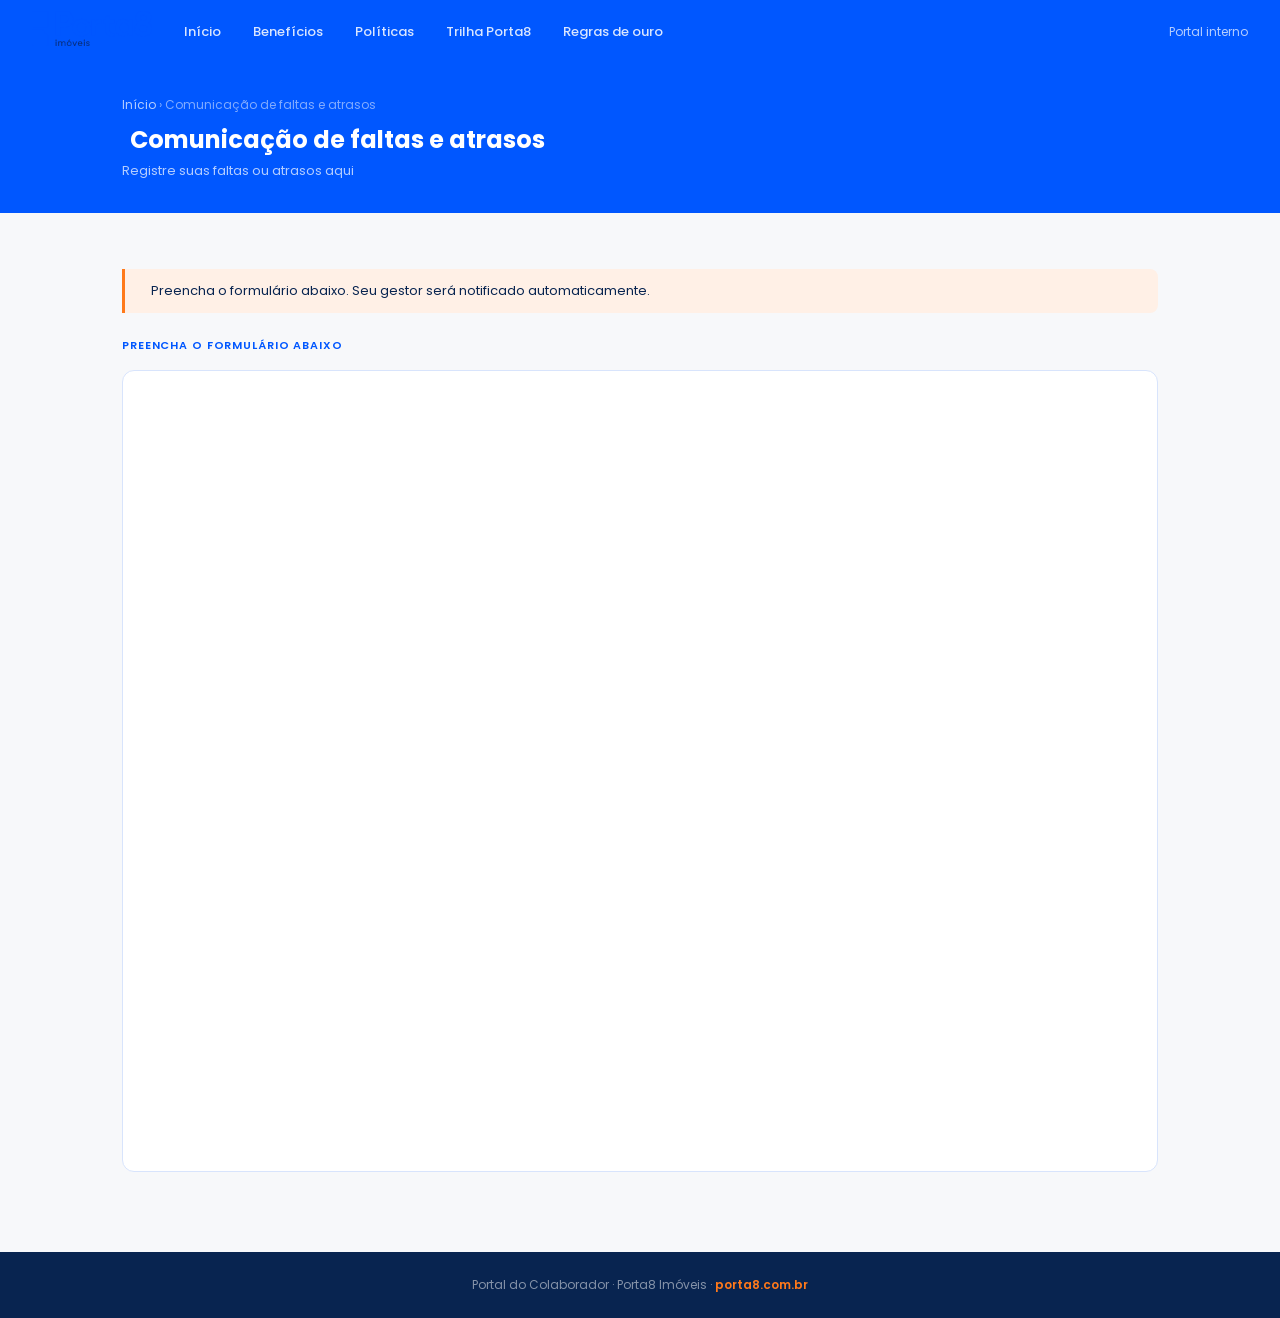
<file: pages/ausencias.html>
<!DOCTYPE html>
<html lang="pt-BR">
<head>
  <meta charset="UTF-8">
  <meta name="viewport" content="width=device-width, initial-scale=1.0">
  <title>Comunicação de faltas e atrasos · Portal Porta8</title>
  <link rel="stylesheet" href="../assets/style.css">
  <link href="https://fonts.googleapis.com/icon?family=Material+Icons" rel="stylesheet">
</head>
<body>

<nav class="nav">
  <a href="../index.html" class="nav-logo">
    <img src="../assets/logo.png" alt="Porta8 Imóveis">
  </a>
  <div class="nav-links">
    <a href="../index.html">Início</a>
    <a href="beneficios.html">Benefícios</a>
    <a href="politicas.html">Políticas</a>
    <a href="trilha.html">Trilha Porta8</a>
    <a href="regras.html">Regras de ouro</a>
  </div>
  <div class="nav-right">
    <span class="nav-label">Portal interno</span>
  </div>
</nav>

<div class="page-header">
  <div class="container" style="padding-top:0;padding-bottom:0;">
    <div class="breadcrumb"><a href="../index.html">Início</a> › Comunicação de faltas e atrasos</div>
    <h1><i class="ti ti-calendar-off" style="margin-right:8px;"></i>Comunicação de faltas e atrasos</h1>
    <p>Registre suas faltas ou atrasos aqui</p>
  </div>
</div>

<div class="container" style="margin-top: 1.5rem;">

  <div class="aviso" style="margin-bottom: 1.5rem;">
    <i class="ti ti-info-circle aviso-icon"></i>
    <div class="aviso-text">Preencha o formulário abaixo. Seu gestor será notificado automaticamente.</div>
  </div>

  <div class="section-label">Preencha o formulário abaixo</div>
  <div class="form-wrap">
    <iframe src="https://docs.google.com/forms/d/e/1FAIpQLSdA17mVHkvCmPTaMeSBzF-uDtIRYo7CybCdMNoRgP5p-iv7dQ/viewform?embedded=true" width="100%" height="800" frameborder="0" marginheight="0" marginwidth="0">Carregando…</iframe>
  </div>

</div>

<div class="footer">
  Portal do Colaborador · Porta8 Imóveis · <a href="https://www.porta8.com.br" target="_blank">porta8.com.br</a>
</div>

</body>
</html>
</file>
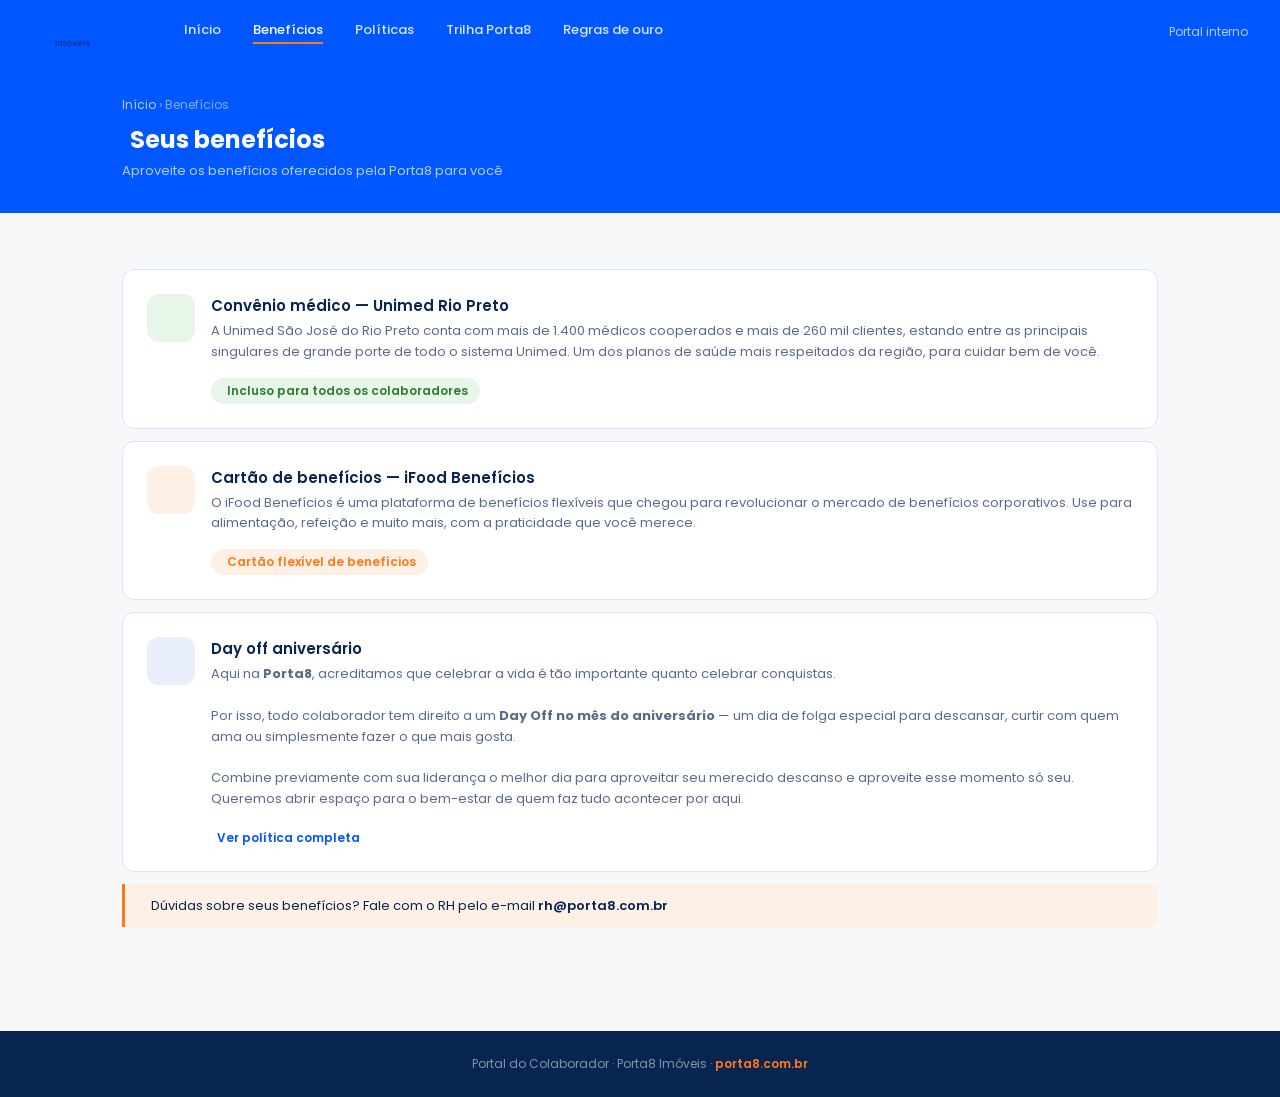
<file: pages/beneficios.html>
<!DOCTYPE html>
<html lang="pt-BR">
<head>
  <meta charset="UTF-8">
  <meta name="viewport" content="width=device-width, initial-scale=1.0">
  <title>Benefícios · Portal Porta8</title>
  <link rel="stylesheet" href="../assets/style.css">
  <link href="https://fonts.googleapis.com/icon?family=Material+Icons" rel="stylesheet">
</head>
<body>

<nav class="nav">
  <a href="../index.html" class="nav-logo">
    <img src="../assets/logo.png" alt="Porta8 Imóveis">
  </a>
  <div class="nav-links">
    <a href="../index.html">Início</a>
    <a href="beneficios.html" class="active">Benefícios</a>
    <a href="politicas.html">Políticas</a>
    <a href="trilha.html">Trilha Porta8</a>
    <a href="regras.html">Regras de ouro</a>
  </div>
  <div class="nav-right">
    <span class="nav-label">Portal interno</span>
  </div>
</nav>

<div class="page-header">
  <div class="container" style="padding-top:0;padding-bottom:0;">
    <div class="breadcrumb"><a href="../index.html">Início</a> › Benefícios</div>
    <h1><i class="ti ti-gift" style="margin-right:8px;"></i>Seus benefícios</h1>
    <p>Aproveite os benefícios oferecidos pela Porta8 para você</p>
  </div>
</div>

<div class="container" style="margin-top: 1.5rem;">

  <!-- CONVÊNIO MÉDICO -->
  <div class="beneficio-card">
    <div class="beneficio-icon" style="background:#E8F5E9; color:#2E7D32;">
      <i class="ti ti-heartbeat"></i>
    </div>
    <div>
      <div class="beneficio-title">Convênio médico — Unimed Rio Preto</div>
      <div class="beneficio-text">
        A Unimed São José do Rio Preto conta com mais de 1.400 médicos cooperados e mais de 260 mil clientes, estando entre as principais singulares de grande porte de todo o sistema Unimed. Um dos planos de saúde mais respeitados da região, para cuidar bem de você.
      </div>
      <div style="margin-top: 10px;">
        <span style="display:inline-flex; align-items:center; gap:4px; background:#E8F5E9; color:#2E7D32; font-size:12px; font-weight:600; padding:4px 12px; border-radius:20px;">
          <i class="ti ti-check" style="font-size:13px;"></i> Incluso para todos os colaboradores
        </span>
      </div>
    </div>
  </div>

  <!-- IFOOD BENEFÍCIOS -->
  <div class="beneficio-card">
    <div class="beneficio-icon laranja">
      <i class="ti ti-tools-kitchen-2"></i>
    </div>
    <div>
      <div class="beneficio-title">Cartão de benefícios — iFood Benefícios</div>
      <div class="beneficio-text">
        O iFood Benefícios é uma plataforma de benefícios flexíveis que chegou para revolucionar o mercado de benefícios corporativos. Use para alimentação, refeição e muito mais, com a praticidade que você merece.
      </div>
      <div style="margin-top: 10px;">
        <span style="display:inline-flex; align-items:center; gap:4px; background:#FFF0E6; color:#FF791A; font-size:12px; font-weight:600; padding:4px 12px; border-radius:20px;">
          <i class="ti ti-check" style="font-size:13px;"></i> Cartão flexível de benefícios
        </span>
      </div>
    </div>
  </div>

  <!-- DAY OFF ANIVERSÁRIO -->
  <div class="beneficio-card">
    <div class="beneficio-icon" style="background:#E8EFFA; color:#082450;">
      <i class="ti ti-cake"></i>
    </div>
    <div>
      <div class="beneficio-title">Day off aniversário</div>
      <div class="beneficio-text">
        Aqui na <strong>Porta8</strong>, acreditamos que celebrar a vida é tão importante quanto celebrar conquistas.<br><br>
        Por isso, todo colaborador tem direito a um <strong>Day Off no mês do aniversário</strong> — um dia de folga especial para descansar, curtir com quem ama ou simplesmente fazer o que mais gosta.<br><br>
        Combine previamente com sua liderança o melhor dia para aproveitar seu merecido descanso e aproveite esse momento só seu. Queremos abrir espaço para o bem-estar de quem faz tudo acontecer por aqui.
      </div>
      <div style="margin-top: 10px;">
        <a href="politicas.html" style="display:inline-flex; align-items:center; gap:6px; font-size:12px; font-weight:600; color: var(--azul); text-decoration:none;">
          <i class="ti ti-file-text" style="font-size:14px;"></i> Ver política completa
        </a>
      </div>
    </div>
  </div>

  <div class="aviso" style="margin-top: 0.5rem;">
    <i class="ti ti-info-circle aviso-icon"></i>
    <div class="aviso-text">Dúvidas sobre seus benefícios? Fale com o RH pelo e-mail <strong>rh@porta8.com.br</strong></div>
  </div>

</div>

<div class="footer">
  Portal do Colaborador · Porta8 Imóveis · <a href="https://www.porta8.com.br" target="_blank">porta8.com.br</a>
</div>

</body>
</html>
</file>
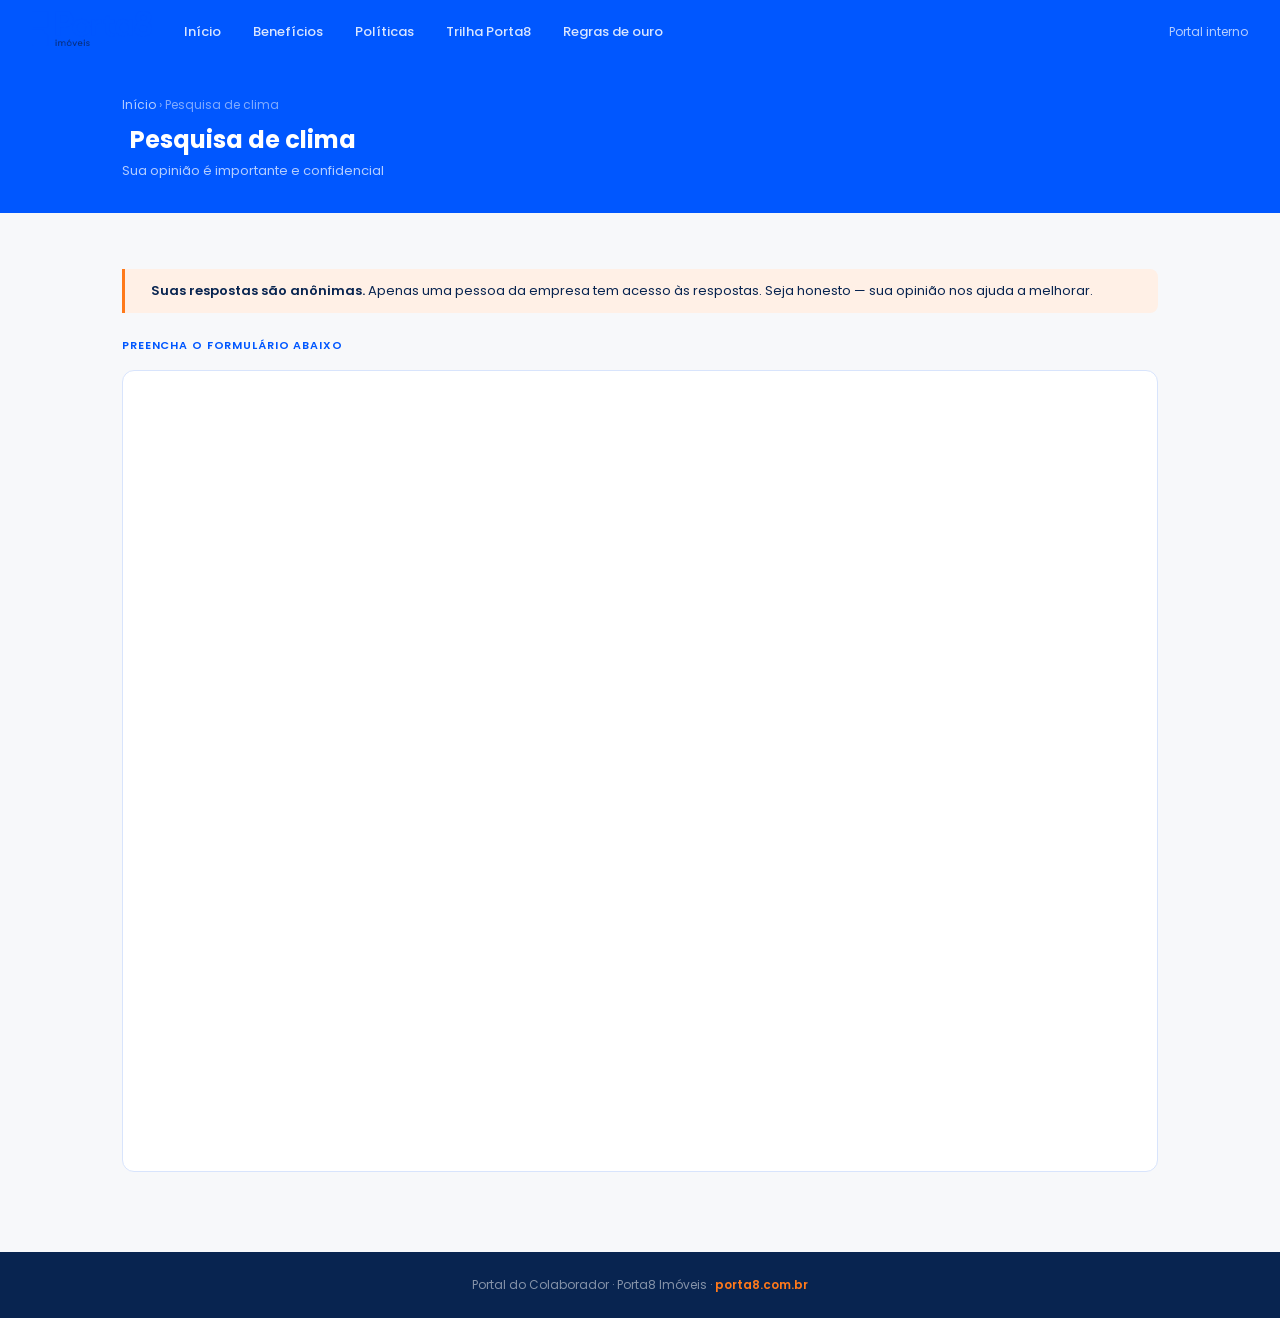
<file: pages/clima.html>
<!DOCTYPE html>
<html lang="pt-BR">
<head>
  <meta charset="UTF-8">
  <meta name="viewport" content="width=device-width, initial-scale=1.0">
  <title>Pesquisa de clima · Portal Porta8</title>
  <link rel="stylesheet" href="../assets/style.css">
  <link href="https://fonts.googleapis.com/icon?family=Material+Icons" rel="stylesheet">
</head>
<body>

<nav class="nav">
  <a href="../index.html" class="nav-logo">
    <img src="../assets/logo.png" alt="Porta8 Imóveis">
  </a>
  <div class="nav-links">
    <a href="../index.html">Início</a>
    <a href="beneficios.html">Benefícios</a>
    <a href="politicas.html">Políticas</a>
    <a href="trilha.html">Trilha Porta8</a>
    <a href="regras.html">Regras de ouro</a>
  </div>
  <div class="nav-right">
    <span class="nav-label">Portal interno</span>
  </div>
</nav>

<div class="page-header">
  <div class="container" style="padding-top:0;padding-bottom:0;">
    <div class="breadcrumb"><a href="../index.html">Início</a> › Pesquisa de clima</div>
    <h1><i class="ti ti-mood-smile" style="margin-right:8px;"></i>Pesquisa de clima</h1>
    <p>Sua opinião é importante e confidencial</p>
  </div>
</div>

<div class="container" style="margin-top: 1.5rem;">

  <div class="aviso" style="margin-bottom: 1.5rem;">
    <i class="ti ti-info-circle aviso-icon"></i>
    <div class="aviso-text"><strong>Suas respostas são anônimas.</strong> Apenas uma pessoa da empresa tem acesso às respostas. Seja honesto — sua opinião nos ajuda a melhorar.</div>
  </div>

  <div class="section-label">Preencha o formulário abaixo</div>
  <div class="form-wrap">
    <iframe src="https://docs.google.com/forms/d/e/1FAIpQLSc9NcSo_qScSNCH3G8F0IFxs7mc2gEiedmFUUTow2AAoev6Bg/viewform?embedded=true" width="100%" height="800" frameborder="0" marginheight="0" marginwidth="0">Carregando…</iframe>
  </div>

</div>

<div class="footer">
  Portal do Colaborador · Porta8 Imóveis · <a href="https://www.porta8.com.br" target="_blank">porta8.com.br</a>
</div>

</body>
</html>
</file>
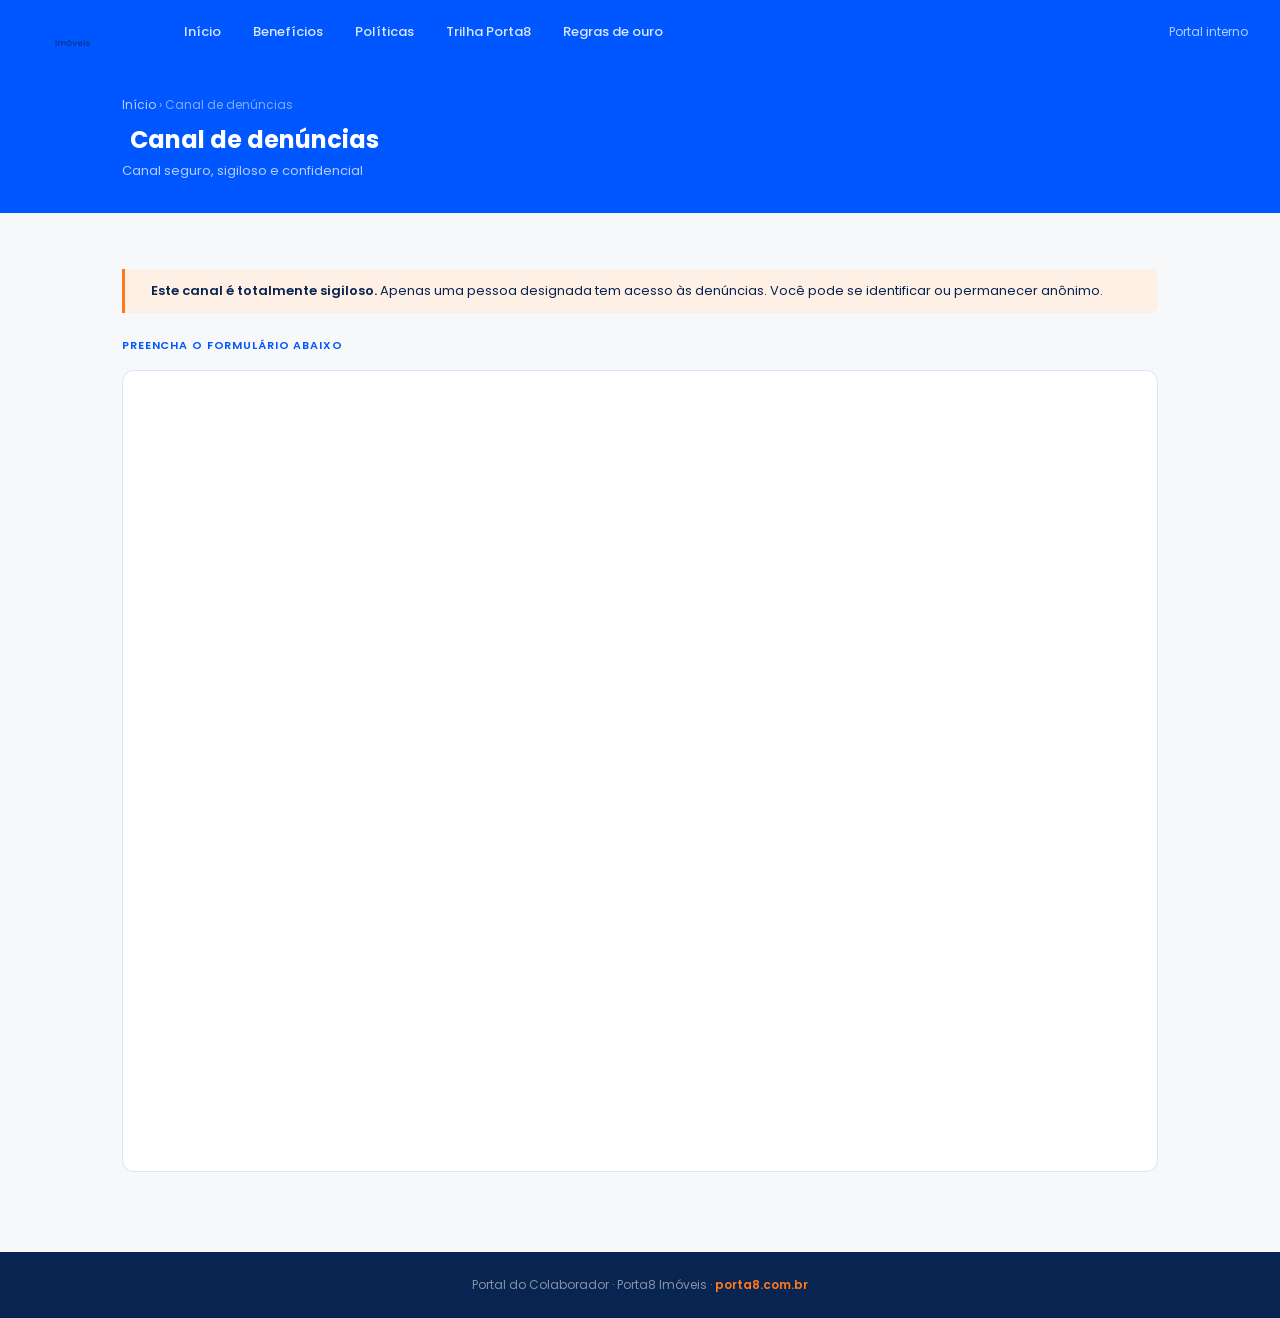
<file: pages/denuncia.html>
<!DOCTYPE html>
<html lang="pt-BR">
<head>
  <meta charset="UTF-8">
  <meta name="viewport" content="width=device-width, initial-scale=1.0">
  <title>Canal de denúncias · Portal Porta8</title>
  <link rel="stylesheet" href="../assets/style.css">
  <link href="https://fonts.googleapis.com/icon?family=Material+Icons" rel="stylesheet">
</head>
<body>

<nav class="nav">
  <a href="../index.html" class="nav-logo">
    <img src="../assets/logo.png" alt="Porta8 Imóveis">
  </a>
  <div class="nav-links">
    <a href="../index.html">Início</a>
    <a href="beneficios.html">Benefícios</a>
    <a href="politicas.html">Políticas</a>
    <a href="trilha.html">Trilha Porta8</a>
    <a href="regras.html">Regras de ouro</a>
  </div>
  <div class="nav-right">
    <span class="nav-label">Portal interno</span>
  </div>
</nav>

<div class="page-header">
  <div class="container" style="padding-top:0;padding-bottom:0;">
    <div class="breadcrumb"><a href="../index.html">Início</a> › Canal de denúncias</div>
    <h1><i class="ti ti-speakerphone" style="margin-right:8px;"></i>Canal de denúncias</h1>
    <p>Canal seguro, sigiloso e confidencial</p>
  </div>
</div>

<div class="container" style="margin-top: 1.5rem;">

  <div class="aviso" style="margin-bottom: 1.5rem;">
    <i class="ti ti-info-circle aviso-icon"></i>
    <div class="aviso-text"><strong>Este canal é totalmente sigiloso.</strong> Apenas uma pessoa designada tem acesso às denúncias. Você pode se identificar ou permanecer anônimo.</div>
  </div>

  <div class="section-label">Preencha o formulário abaixo</div>
  <div class="form-wrap">
    <iframe src="https://docs.google.com/forms/d/e/1FAIpQLSd97-6Z-HaNSaGUSYAi1K7g5ubhw_bL9EVDnJRPZs8lm10cRA/viewform?embedded=true" width="100%" height="800" frameborder="0" marginheight="0" marginwidth="0">Carregando…</iframe>
  </div>

</div>

<div class="footer">
  Portal do Colaborador · Porta8 Imóveis · <a href="https://www.porta8.com.br" target="_blank">porta8.com.br</a>
</div>

</body>
</html>
</file>
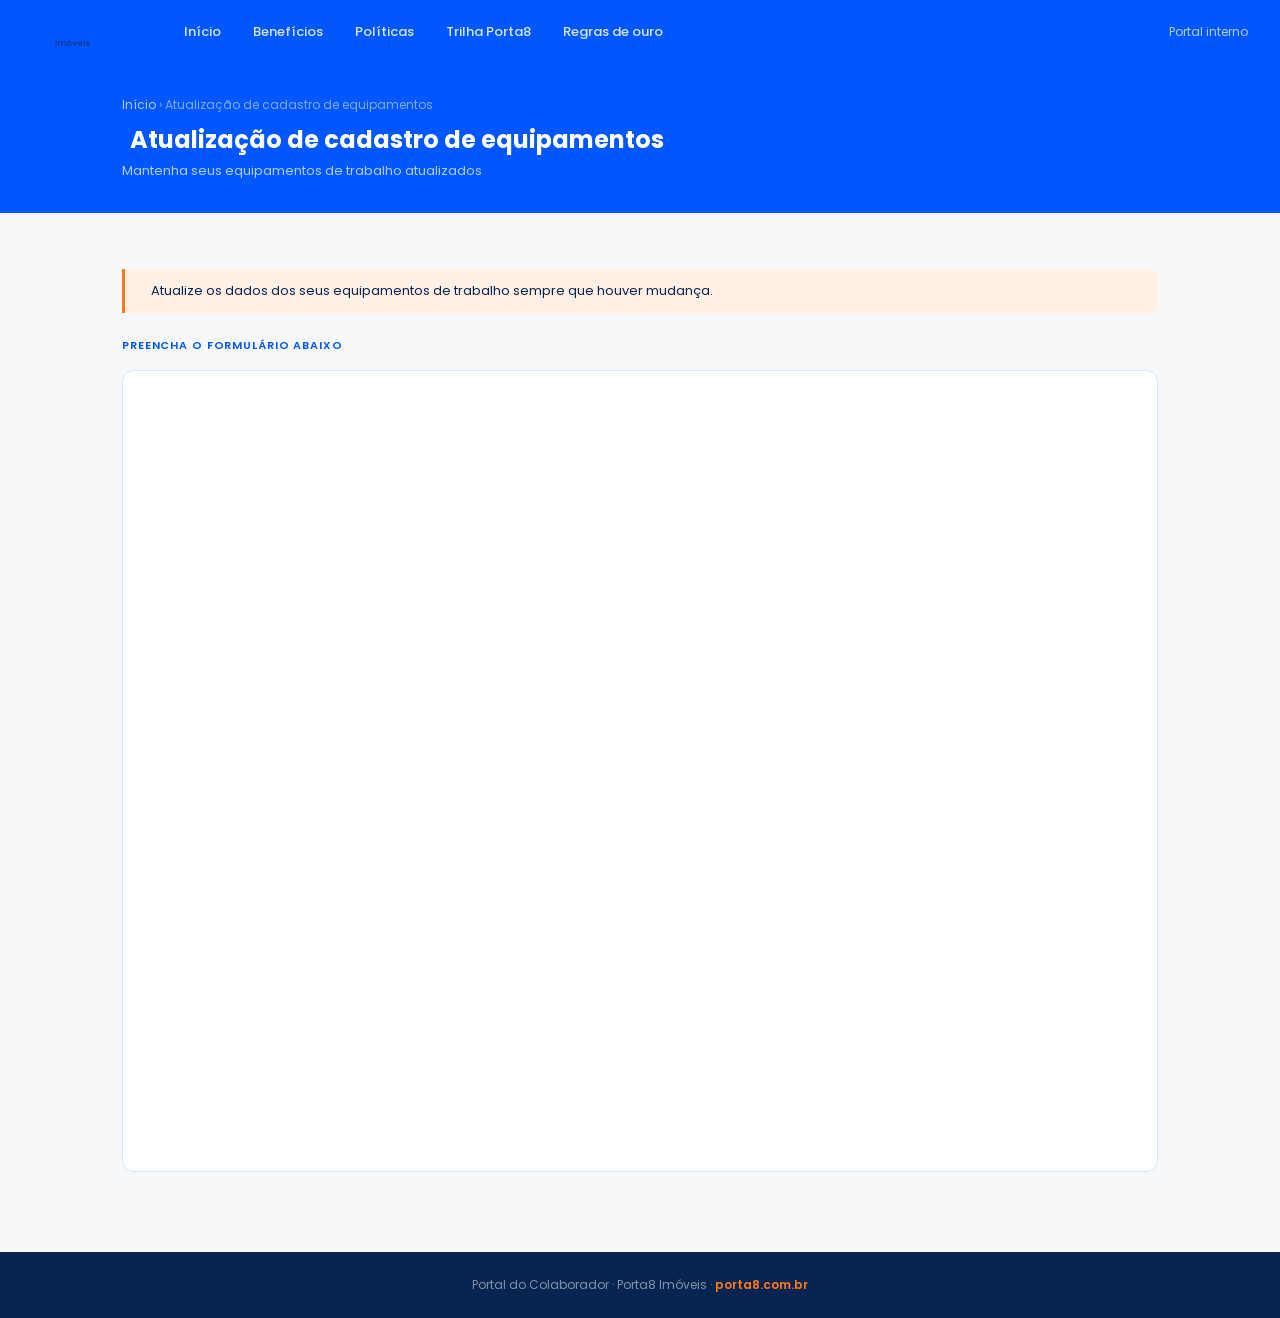
<file: pages/equipamentos.html>
<!DOCTYPE html>
<html lang="pt-BR">
<head>
  <meta charset="UTF-8">
  <meta name="viewport" content="width=device-width, initial-scale=1.0">
  <title>Atualização de cadastro de equipamentos · Portal Porta8</title>
  <link rel="stylesheet" href="../assets/style.css">
  <link href="https://fonts.googleapis.com/icon?family=Material+Icons" rel="stylesheet">
</head>
<body>

<nav class="nav">
  <a href="../index.html" class="nav-logo">
    <img src="../assets/logo.png" alt="Porta8 Imóveis">
  </a>
  <div class="nav-links">
    <a href="../index.html">Início</a>
    <a href="beneficios.html">Benefícios</a>
    <a href="politicas.html">Políticas</a>
    <a href="trilha.html">Trilha Porta8</a>
    <a href="regras.html">Regras de ouro</a>
  </div>
  <div class="nav-right">
    <span class="nav-label">Portal interno</span>
  </div>
</nav>

<div class="page-header">
  <div class="container" style="padding-top:0;padding-bottom:0;">
    <div class="breadcrumb"><a href="../index.html">Início</a> › Atualização de cadastro de equipamentos</div>
    <h1><i class="ti ti-device-laptop" style="margin-right:8px;"></i>Atualização de cadastro de equipamentos</h1>
    <p>Mantenha seus equipamentos de trabalho atualizados</p>
  </div>
</div>

<div class="container" style="margin-top: 1.5rem;">

  <div class="aviso" style="margin-bottom: 1.5rem;">
    <i class="ti ti-info-circle aviso-icon"></i>
    <div class="aviso-text">Atualize os dados dos seus equipamentos de trabalho sempre que houver mudança.</div>
  </div>

  <div class="section-label">Preencha o formulário abaixo</div>
  <div class="form-wrap">
    <iframe src="https://docs.google.com/forms/d/e/1FAIpQLSe7J-CcOW2sQs7k72TqgB4GnoN9jWxUPfwKtPu3StpaYkH20w/viewform?embedded=true" width="100%" height="800" frameborder="0" marginheight="0" marginwidth="0">Carregando…</iframe>
  </div>

</div>

<div class="footer">
  Portal do Colaborador · Porta8 Imóveis · <a href="https://www.porta8.com.br" target="_blank">porta8.com.br</a>
</div>

</body>
</html>
</file>
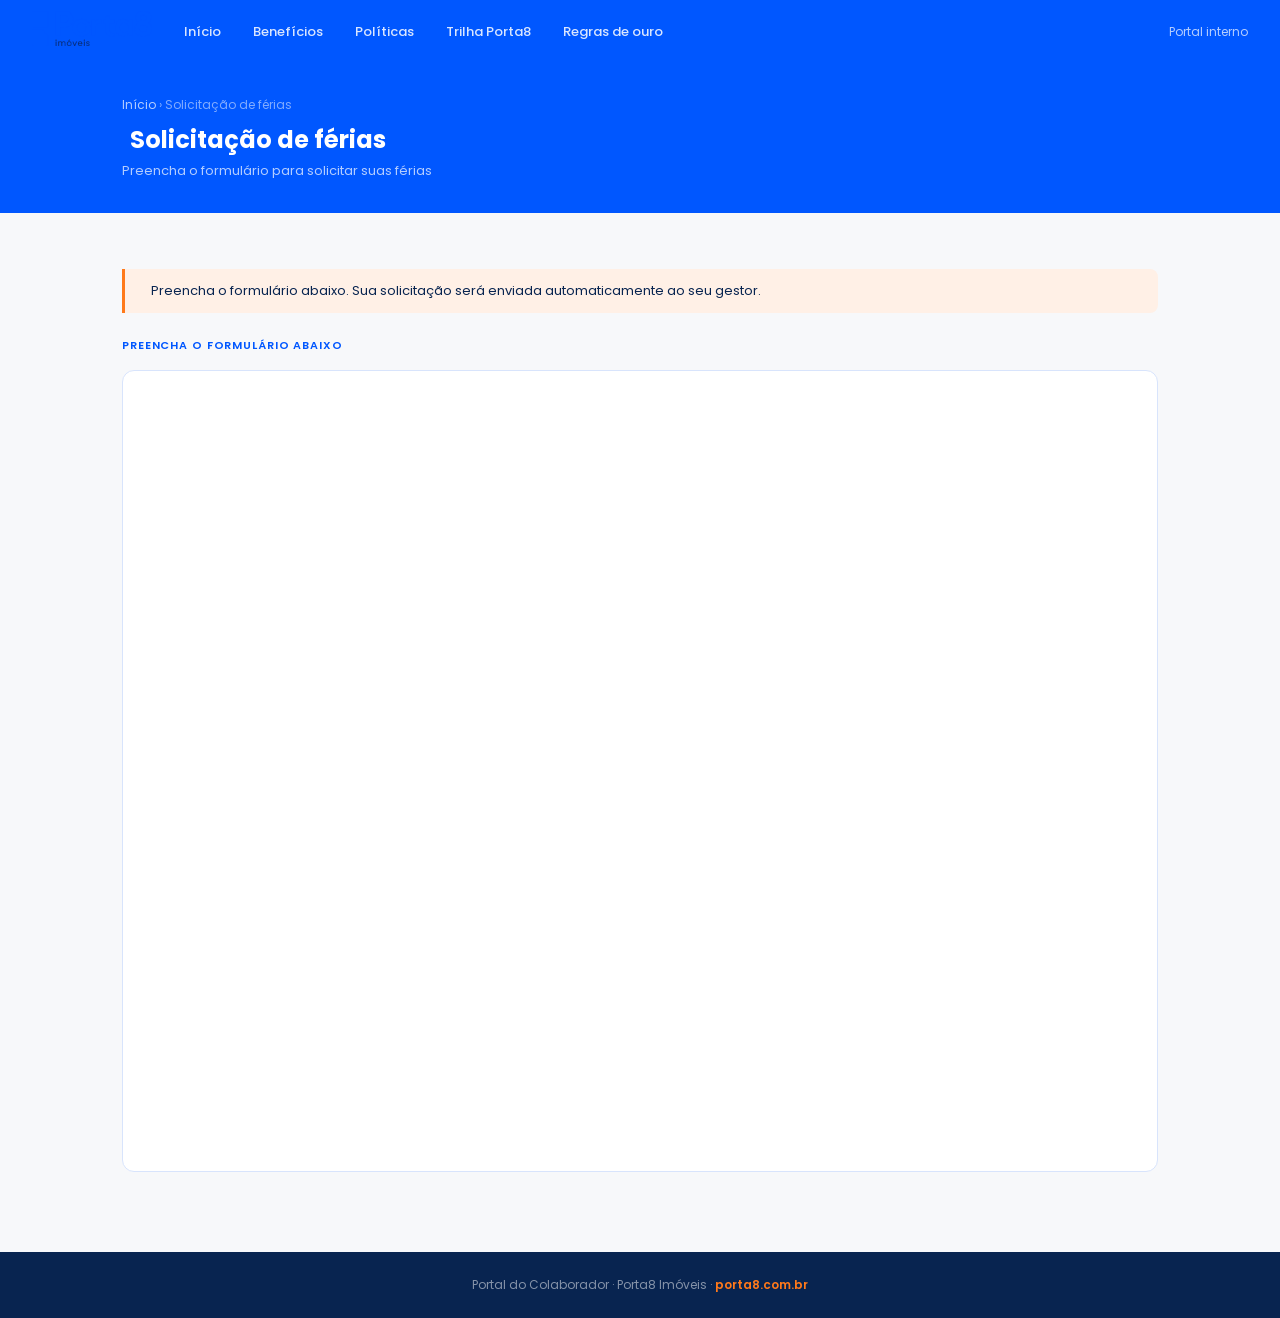
<file: pages/ferias.html>
<!DOCTYPE html>
<html lang="pt-BR">
<head>
  <meta charset="UTF-8">
  <meta name="viewport" content="width=device-width, initial-scale=1.0">
  <title>Solicitação de férias · Portal Porta8</title>
  <link rel="stylesheet" href="../assets/style.css">
  <link href="https://fonts.googleapis.com/icon?family=Material+Icons" rel="stylesheet">
</head>
<body>

<nav class="nav">
  <a href="../index.html" class="nav-logo">
    <img src="../assets/logo.png" alt="Porta8 Imóveis">
  </a>
  <div class="nav-links">
    <a href="../index.html">Início</a>
    <a href="beneficios.html">Benefícios</a>
    <a href="politicas.html">Políticas</a>
    <a href="trilha.html">Trilha Porta8</a>
    <a href="regras.html">Regras de ouro</a>
  </div>
  <div class="nav-right">
    <span class="nav-label">Portal interno</span>
  </div>
</nav>

<div class="page-header">
  <div class="container" style="padding-top:0;padding-bottom:0;">
    <div class="breadcrumb"><a href="../index.html">Início</a> › Solicitação de férias</div>
    <h1><i class="ti ti-calendar-event" style="margin-right:8px;"></i>Solicitação de férias</h1>
    <p>Preencha o formulário para solicitar suas férias</p>
  </div>
</div>

<div class="container" style="margin-top: 1.5rem;">

  <div class="aviso" style="margin-bottom: 1.5rem;">
    <i class="ti ti-info-circle aviso-icon"></i>
    <div class="aviso-text">Preencha o formulário abaixo. Sua solicitação será enviada automaticamente ao seu gestor.</div>
  </div>

  <div class="section-label">Preencha o formulário abaixo</div>
  <div class="form-wrap">
    <iframe src="https://docs.google.com/forms/d/e/1FAIpQLSfcSAdTDxrzQIb9nLbc6zm_Va0FrSxWSzm8AROzyGCrdmVY0w/viewform?embedded=true" width="100%" height="800" frameborder="0" marginheight="0" marginwidth="0">Carregando…</iframe>
  </div>

</div>

<div class="footer">
  Portal do Colaborador · Porta8 Imóveis · <a href="https://www.porta8.com.br" target="_blank">porta8.com.br</a>
</div>

</body>
</html>
</file>
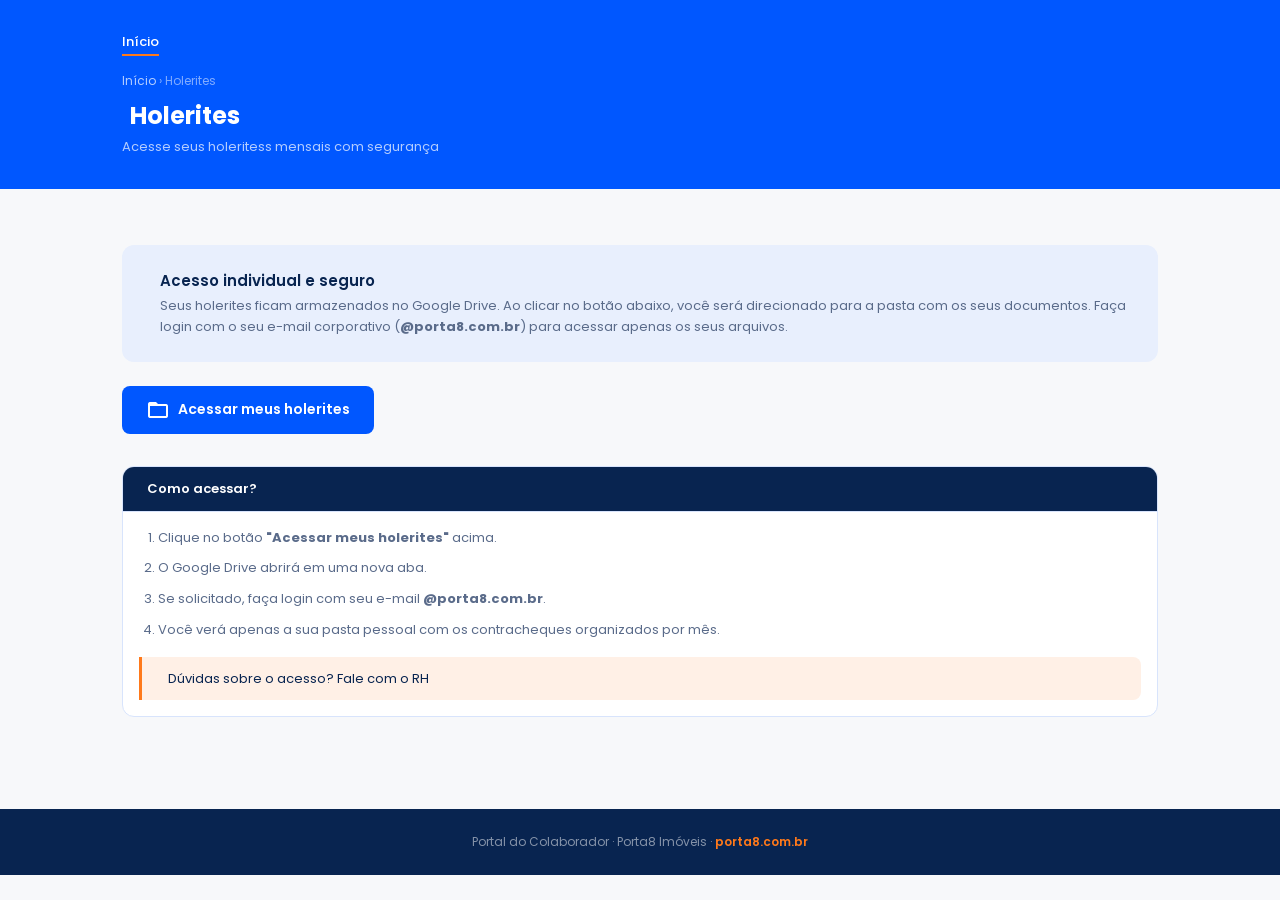
<file: pages/holerites.html>
<!DOCTYPE html>
<html lang="pt-BR">
<head>
  <meta charset="UTF-8">
  <meta name="viewport" content="width=device-width, initial-scale=1.0">
  <title>Holerites · Portal Porta8</title>
  <link rel="stylesheet" href="../assets/style.css">
  <link href="https://fonts.googleapis.com/icon?family=Material+Icons" rel="stylesheet">
</head>
<body>



<div class="page-header">
  <div class="container" style="padding-top:0;padding-bottom:0;">
    <div class="nav-links" style="margin-bottom:1rem;">
      <a href="../index.html" style="color:#fff; font-size:13px; font-weight:500; text-decoration:none; border-bottom: 2px solid var(--laranja); padding-bottom:2px;">Início</a>
    </div>
    <div class="breadcrumb"><a href="../index.html">Início</a> › Holerites</div>
    <h1><i class="ti ti-receipt" style="margin-right:8px;"></i>Holerites</h1>
    <p>Acesse seus holeritess mensais com segurança</p>
  </div>
</div>

<div class="container">

  <div class="holerite-info" style="margin-top:1.5rem;">
    <i class="ti ti-lock holerite-icon"></i>
    <div>
      <div class="holerite-title">Acesso individual e seguro</div>
      <div class="holerite-text">Seus holerites ficam armazenados no Google Drive. Ao clicar no botão abaixo, você será direcionado para a pasta com os seus documentos. Faça login com o seu e-mail corporativo (<strong>@porta8.com.br</strong>) para acessar apenas os seus arquivos.</div>
    </div>
  </div>

  <div style="display: flex; gap: 12px; flex-wrap: wrap; margin-bottom: 2rem;">
    <a href="https://sites.google.com/porta8.com.br/portal-do-colaborador/holerites" target="_blank" class="btn-primary">
      <span class="material-icons">folder_open</span> Acessar meus holerites
    </a>
  </div>

  <div class="widget">
    <div class="widget-header marinho">
      <i class="ti ti-help-circle" style="font-size:16px;"></i>
      <span class="widget-title">Como acessar?</span>
    </div>
    <div class="widget-body">
      <ol style="padding-left: 1.2rem; display: flex; flex-direction: column; gap: 10px;">
        <li>Clique no botão <strong>"Acessar meus holerites"</strong> acima.</li>
        <li>O Google Drive abrirá em uma nova aba.</li>
        <li>Se solicitado, faça login com seu e-mail <strong>@porta8.com.br</strong>.</li>
        <li>Você verá apenas a sua pasta pessoal com os contracheques organizados por mês.</li>
      </ol>
      <div class="aviso" style="margin-top: 1rem; margin-bottom: 0;">
        <i class="ti ti-info-circle aviso-icon"></i>
        <div class="aviso-text">Dúvidas sobre o acesso? Fale com o RH </strong></div>
      </div>
    </div>
  </div>

</div>

<div class="footer">
  Portal do Colaborador · Porta8 Imóveis · <a href="https://www.porta8.com.br" target="_blank">porta8.com.br</a>
</div>

</body>
</html>
</file>
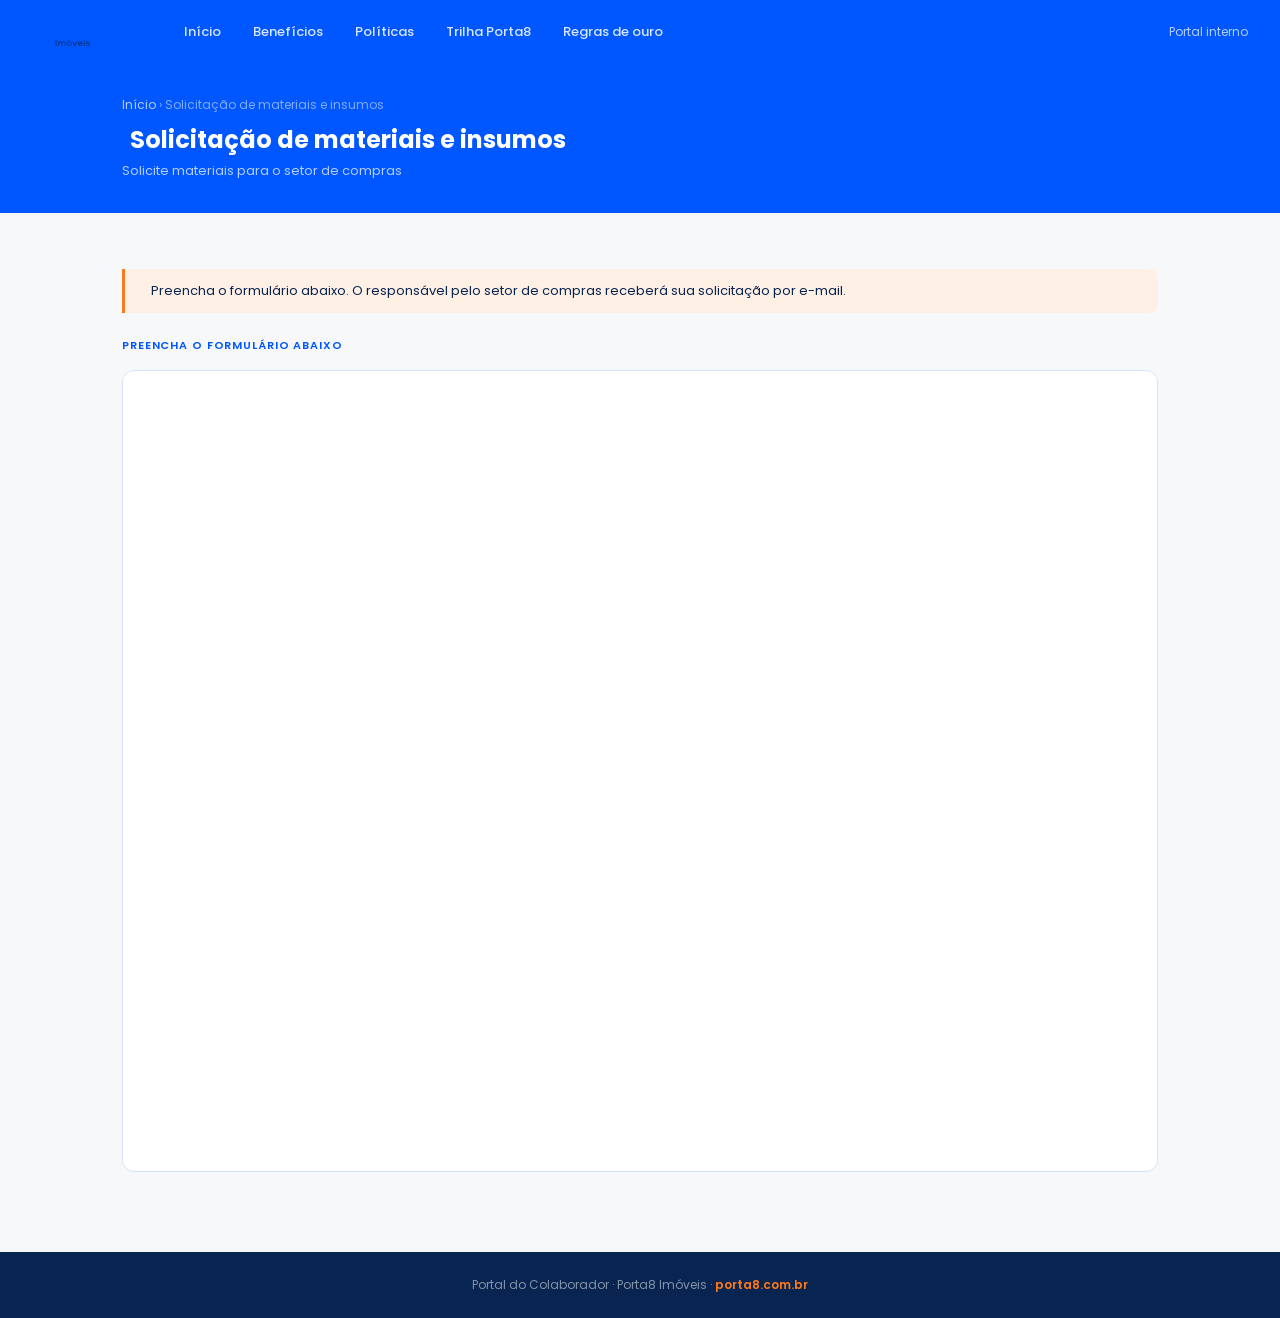
<file: pages/materiais.html>
<!DOCTYPE html>
<html lang="pt-BR">
<head>
  <meta charset="UTF-8">
  <meta name="viewport" content="width=device-width, initial-scale=1.0">
  <title>Solicitação de materiais e insumos · Portal Porta8</title>
  <link rel="stylesheet" href="../assets/style.css">
  <link href="https://fonts.googleapis.com/icon?family=Material+Icons" rel="stylesheet">
</head>
<body>

<nav class="nav">
  <a href="../index.html" class="nav-logo">
    <img src="../assets/logo.png" alt="Porta8 Imóveis">
  </a>
  <div class="nav-links">
    <a href="../index.html">Início</a>
    <a href="beneficios.html">Benefícios</a>
    <a href="politicas.html">Políticas</a>
    <a href="trilha.html">Trilha Porta8</a>
    <a href="regras.html">Regras de ouro</a>
  </div>
  <div class="nav-right">
    <span class="nav-label">Portal interno</span>
  </div>
</nav>

<div class="page-header">
  <div class="container" style="padding-top:0;padding-bottom:0;">
    <div class="breadcrumb"><a href="../index.html">Início</a> › Solicitação de materiais e insumos</div>
    <h1><i class="ti ti-shopping-cart" style="margin-right:8px;"></i>Solicitação de materiais e insumos</h1>
    <p>Solicite materiais para o setor de compras</p>
  </div>
</div>

<div class="container" style="margin-top: 1.5rem;">

  <div class="aviso" style="margin-bottom: 1.5rem;">
    <i class="ti ti-info-circle aviso-icon"></i>
    <div class="aviso-text">Preencha o formulário abaixo. O responsável pelo setor de compras receberá sua solicitação por e-mail.</div>
  </div>

  <div class="section-label">Preencha o formulário abaixo</div>
  <div class="form-wrap">
    <iframe src="https://docs.google.com/forms/d/e/1FAIpQLSdaL1QQxyNg6OiWd__Nrvl7ybsmai3PIcHPDYrR9DMxl9lcFQ/viewform?embedded=true" width="100%" height="800" frameborder="0" marginheight="0" marginwidth="0">Carregando…</iframe>
  </div>

</div>

<div class="footer">
  Portal do Colaborador · Porta8 Imóveis · <a href="https://www.porta8.com.br" target="_blank">porta8.com.br</a>
</div>

</body>
</html>
</file>
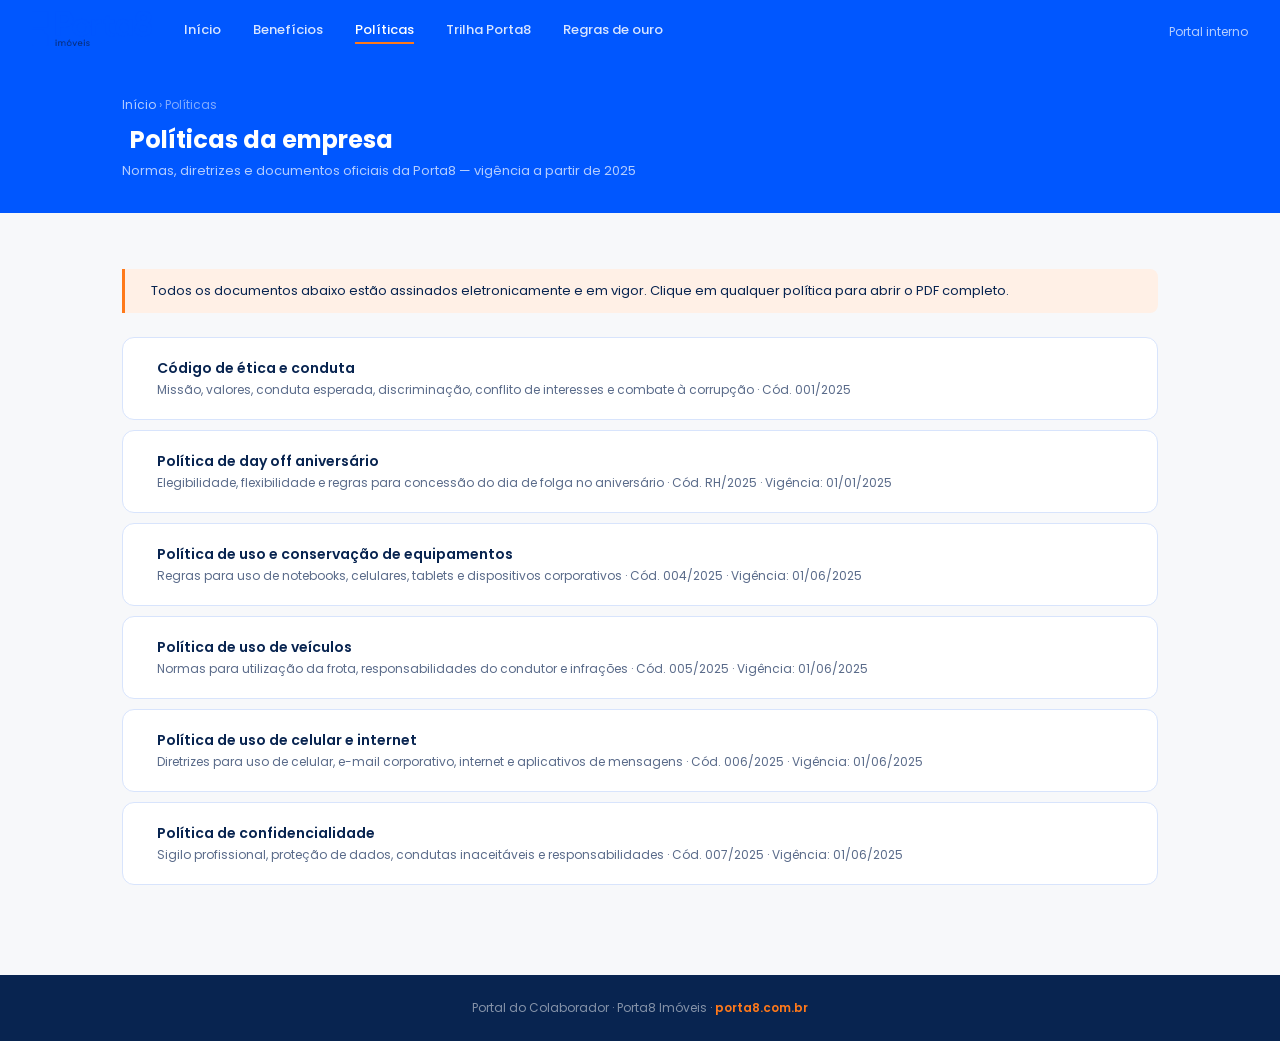
<file: pages/politicas.html>
<!DOCTYPE html>
<html lang="pt-BR">
<head>
  <meta charset="UTF-8">
  <meta name="viewport" content="width=device-width, initial-scale=1.0">
  <title>Políticas · Portal Porta8</title>
  <link rel="stylesheet" href="../assets/style.css">
  <link href="https://fonts.googleapis.com/icon?family=Material+Icons" rel="stylesheet">
</head>
<body>

<nav class="nav">
  <a href="../index.html" class="nav-logo">
    <img src="../assets/logo.png" alt="Porta8 Imóveis">
  </a>
  <div class="nav-links">
    <a href="../index.html">Início</a>
    <a href="beneficios.html">Benefícios</a>
    <a href="politicas.html" class="active">Políticas</a>
    <a href="trilha.html">Trilha Porta8</a>
    <a href="regras.html">Regras de ouro</a>
  </div>
  <div class="nav-right">
    <span class="nav-label">Portal interno</span>
  </div>
</nav>

<div class="page-header">
  <div class="container" style="padding-top:0;padding-bottom:0;">
    <div class="breadcrumb"><a href="../index.html">Início</a> › Políticas</div>
    <h1><i class="ti ti-file-text" style="margin-right:8px;"></i>Políticas da empresa</h1>
    <p>Normas, diretrizes e documentos oficiais da Porta8 — vigência a partir de 2025</p>
  </div>
</div>

<div class="container" style="margin-top: 1.5rem;">

  <div class="aviso" style="margin-bottom: 1.5rem;">
    <i class="ti ti-info-circle aviso-icon"></i>
    <div class="aviso-text">Todos os documentos abaixo estão assinados eletronicamente e em vigor. Clique em qualquer política para abrir o PDF completo.</div>
  </div>

  <a href="../assets/politica-etica.pdf" class="politica-item" target="_blank">
    <i class="ti ti-scale politica-icon"></i>
    <div>
      <div class="politica-title">Código de ética e conduta</div>
      <div class="politica-desc">Missão, valores, conduta esperada, discriminação, conflito de interesses e combate à corrupção · Cód. 001/2025</div>
    </div>
    <i class="ti ti-external-link" style="margin-left:auto; color: var(--texto-secundario); font-size:18px; flex-shrink:0;"></i>
  </a>

  <a href="../assets/politica-dayoff.pdf" class="politica-item" target="_blank">
    <i class="ti ti-cake politica-icon"></i>
    <div>
      <div class="politica-title">Política de day off aniversário</div>
      <div class="politica-desc">Elegibilidade, flexibilidade e regras para concessão do dia de folga no aniversário · Cód. RH/2025 · Vigência: 01/01/2025</div>
    </div>
    <i class="ti ti-external-link" style="margin-left:auto; color: var(--texto-secundario); font-size:18px; flex-shrink:0;"></i>
  </a>

  <a href="../assets/politica-equipamentos.pdf" class="politica-item" target="_blank">
    <i class="ti ti-device-laptop politica-icon"></i>
    <div>
      <div class="politica-title">Política de uso e conservação de equipamentos</div>
      <div class="politica-desc">Regras para uso de notebooks, celulares, tablets e dispositivos corporativos · Cód. 004/2025 · Vigência: 01/06/2025</div>
    </div>
    <i class="ti ti-external-link" style="margin-left:auto; color: var(--texto-secundario); font-size:18px; flex-shrink:0;"></i>
  </a>

  <a href="../assets/politica-veiculos.pdf" class="politica-item" target="_blank">
    <i class="ti ti-car politica-icon"></i>
    <div>
      <div class="politica-title">Política de uso de veículos</div>
      <div class="politica-desc">Normas para utilização da frota, responsabilidades do condutor e infrações · Cód. 005/2025 · Vigência: 01/06/2025</div>
    </div>
    <i class="ti ti-external-link" style="margin-left:auto; color: var(--texto-secundario); font-size:18px; flex-shrink:0;"></i>
  </a>

  <a href="../assets/politica-celular.pdf" class="politica-item" target="_blank">
    <i class="ti ti-device-mobile politica-icon"></i>
    <div>
      <div class="politica-title">Política de uso de celular e internet</div>
      <div class="politica-desc">Diretrizes para uso de celular, e-mail corporativo, internet e aplicativos de mensagens · Cód. 006/2025 · Vigência: 01/06/2025</div>
    </div>
    <i class="ti ti-external-link" style="margin-left:auto; color: var(--texto-secundario); font-size:18px; flex-shrink:0;"></i>
  </a>

  <a href="../assets/politica-confidencialidade.pdf" class="politica-item" target="_blank">
    <i class="ti ti-lock politica-icon"></i>
    <div>
      <div class="politica-title">Política de confidencialidade</div>
      <div class="politica-desc">Sigilo profissional, proteção de dados, condutas inaceitáveis e responsabilidades · Cód. 007/2025 · Vigência: 01/06/2025</div>
    </div>
    <i class="ti ti-external-link" style="margin-left:auto; color: var(--texto-secundario); font-size:18px; flex-shrink:0;"></i>
  </a>

</div>

<div class="footer">
  Portal do Colaborador · Porta8 Imóveis · <a href="https://www.porta8.com.br" target="_blank">porta8.com.br</a>
</div>

</body>
</html>
</file>
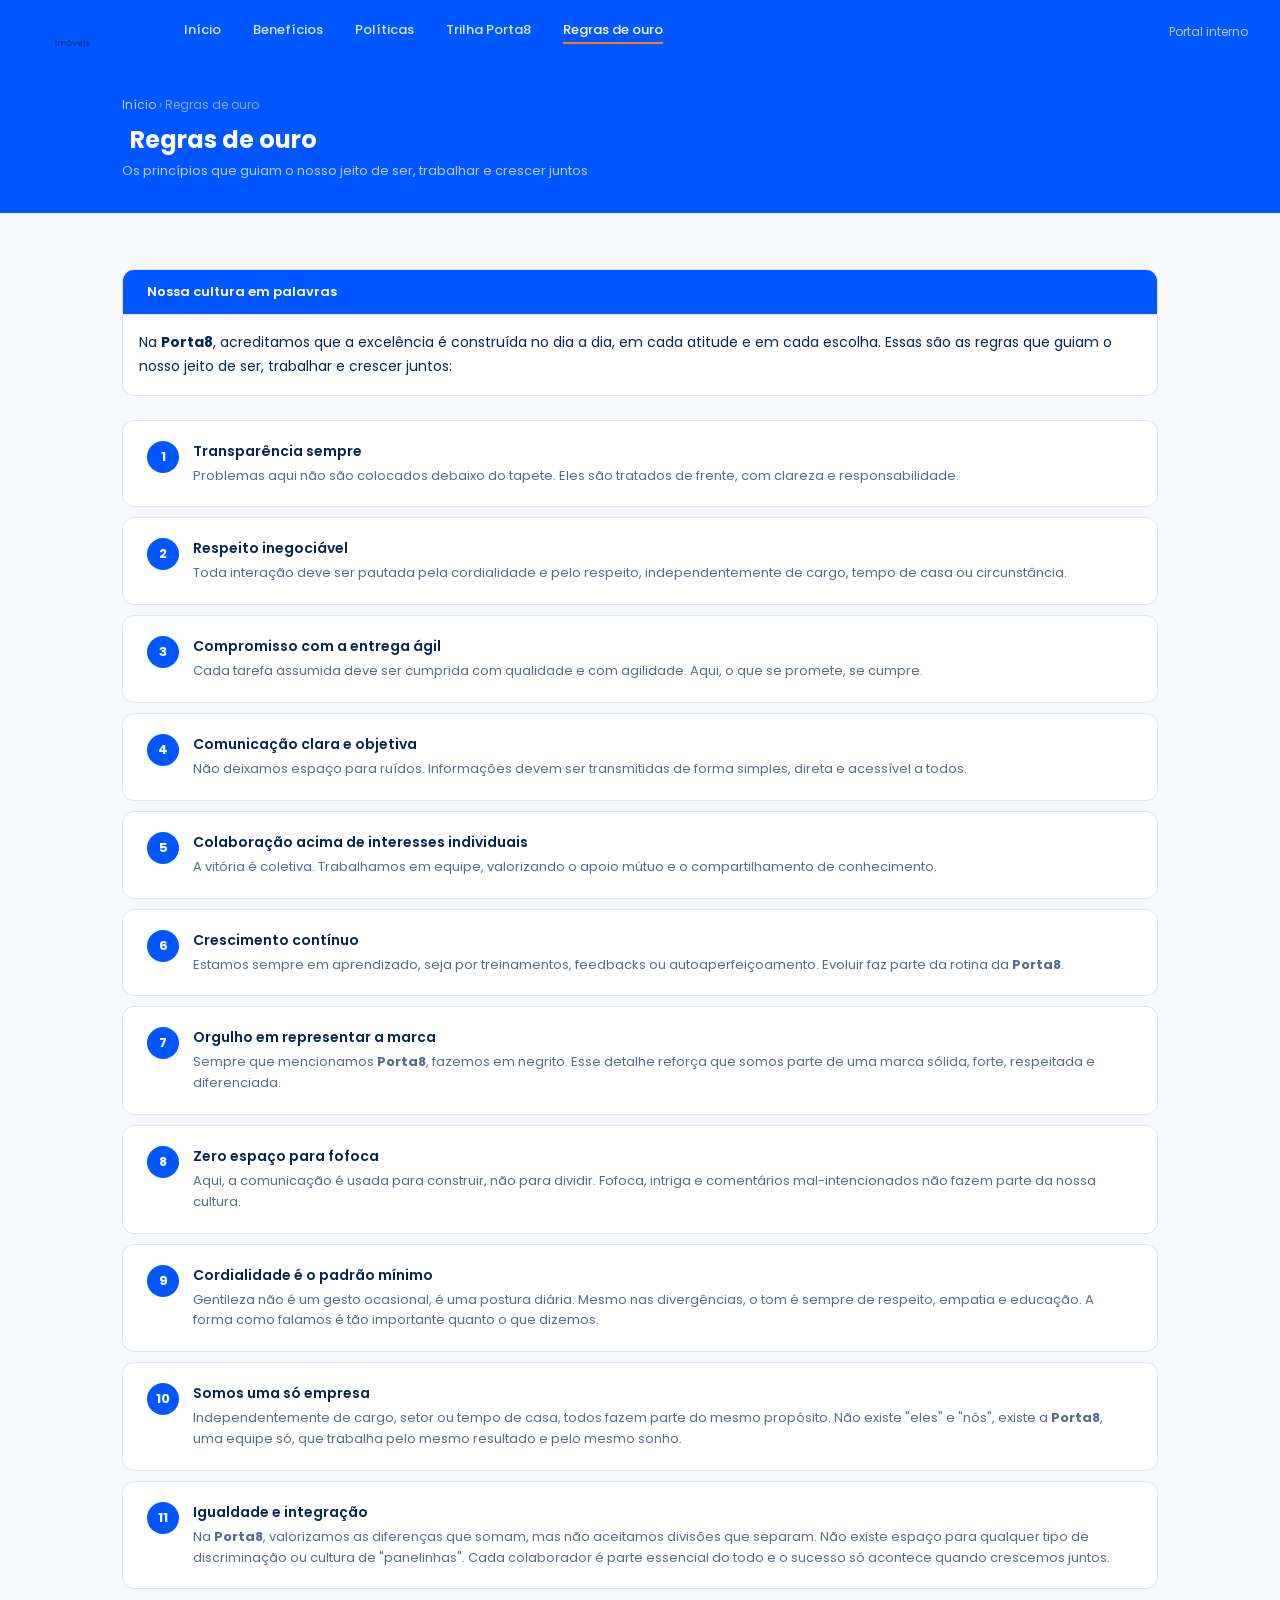
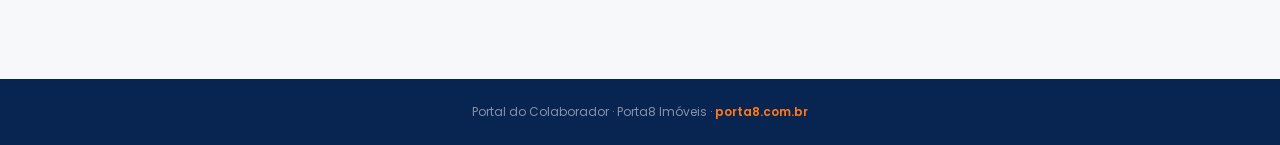
<file: pages/regras.html>
<!DOCTYPE html>
<html lang="pt-BR">
<head>
  <meta charset="UTF-8">
  <meta name="viewport" content="width=device-width, initial-scale=1.0">
  <title>Regras de Ouro · Portal Porta8</title>
  <link rel="stylesheet" href="../assets/style.css">
  <link href="https://fonts.googleapis.com/icon?family=Material+Icons" rel="stylesheet">
</head>
<body>

<nav class="nav">
  <a href="../index.html" class="nav-logo">
    <img src="../assets/logo.png" alt="Porta8 Imóveis">
  </a>
  <div class="nav-links">
    <a href="../index.html">Início</a>
    <a href="beneficios.html">Benefícios</a>
    <a href="politicas.html">Políticas</a>
    <a href="trilha.html">Trilha Porta8</a>
    <a href="regras.html" class="active">Regras de ouro</a>
  </div>
  <div class="nav-right">
    <span class="nav-label">Portal interno</span>
  </div>
</nav>

<div class="page-header">
  <div class="container" style="padding-top:0;padding-bottom:0;">
    <div class="breadcrumb"><a href="../index.html">Início</a> › Regras de ouro</div>
    <h1><i class="ti ti-star" style="margin-right:8px;"></i>Regras de ouro</h1>
    <p>Os princípios que guiam o nosso jeito de ser, trabalhar e crescer juntos</p>
  </div>
</div>

<div class="container" style="margin-top: 1.5rem;">

  <div class="widget" style="margin-bottom: 1.5rem;">
    <div class="widget-header azul">
      <i class="ti ti-quote" style="font-size:16px;"></i>
      <span class="widget-title">Nossa cultura em palavras</span>
    </div>
    <div class="widget-body">
      <p style="font-size: 14px; color: var(--marinho); line-height: 1.7;">
        Na <strong>Porta8</strong>, acreditamos que a excelência é construída no dia a dia, em cada atitude e em cada escolha. Essas são as regras que guiam o nosso jeito de ser, trabalhar e crescer juntos:
      </p>
    </div>
  </div>

  <div class="regra-item">
    <div class="regra-num">1</div>
    <div>
      <div class="regra-title">Transparência sempre</div>
      <div class="regra-text">Problemas aqui não são colocados debaixo do tapete. Eles são tratados de frente, com clareza e responsabilidade.</div>
    </div>
  </div>

  <div class="regra-item">
    <div class="regra-num">2</div>
    <div>
      <div class="regra-title">Respeito inegociável</div>
      <div class="regra-text">Toda interação deve ser pautada pela cordialidade e pelo respeito, independentemente de cargo, tempo de casa ou circunstância.</div>
    </div>
  </div>

  <div class="regra-item">
    <div class="regra-num">3</div>
    <div>
      <div class="regra-title">Compromisso com a entrega ágil</div>
      <div class="regra-text">Cada tarefa assumida deve ser cumprida com qualidade e com agilidade. Aqui, o que se promete, se cumpre.</div>
    </div>
  </div>

  <div class="regra-item">
    <div class="regra-num">4</div>
    <div>
      <div class="regra-title">Comunicação clara e objetiva</div>
      <div class="regra-text">Não deixamos espaço para ruídos. Informações devem ser transmitidas de forma simples, direta e acessível a todos.</div>
    </div>
  </div>

  <div class="regra-item">
    <div class="regra-num">5</div>
    <div>
      <div class="regra-title">Colaboração acima de interesses individuais</div>
      <div class="regra-text">A vitória é coletiva. Trabalhamos em equipe, valorizando o apoio mútuo e o compartilhamento de conhecimento.</div>
    </div>
  </div>

  <div class="regra-item">
    <div class="regra-num">6</div>
    <div>
      <div class="regra-title">Crescimento contínuo</div>
      <div class="regra-text">Estamos sempre em aprendizado, seja por treinamentos, feedbacks ou autoaperfeiçoamento. Evoluir faz parte da rotina da <strong>Porta8</strong>.</div>
    </div>
  </div>

  <div class="regra-item">
    <div class="regra-num">7</div>
    <div>
      <div class="regra-title">Orgulho em representar a marca</div>
      <div class="regra-text">Sempre que mencionamos <strong>Porta8</strong>, fazemos em negrito. Esse detalhe reforça que somos parte de uma marca sólida, forte, respeitada e diferenciada.</div>
    </div>
  </div>

  <div class="regra-item">
    <div class="regra-num">8</div>
    <div>
      <div class="regra-title">Zero espaço para fofoca</div>
      <div class="regra-text">Aqui, a comunicação é usada para construir, não para dividir. Fofoca, intriga e comentários mal-intencionados não fazem parte da nossa cultura.</div>
    </div>
  </div>

  <div class="regra-item">
    <div class="regra-num">9</div>
    <div>
      <div class="regra-title">Cordialidade é o padrão mínimo</div>
      <div class="regra-text">Gentileza não é um gesto ocasional, é uma postura diária. Mesmo nas divergências, o tom é sempre de respeito, empatia e educação. A forma como falamos é tão importante quanto o que dizemos.</div>
    </div>
  </div>

  <div class="regra-item">
    <div class="regra-num">10</div>
    <div>
      <div class="regra-title">Somos uma só empresa</div>
      <div class="regra-text">Independentemente de cargo, setor ou tempo de casa, todos fazem parte do mesmo propósito. Não existe "eles" e "nós", existe a <strong>Porta8</strong>, uma equipe só, que trabalha pelo mesmo resultado e pelo mesmo sonho.</div>
    </div>
  </div>

  <div class="regra-item">
    <div class="regra-num">11</div>
    <div>
      <div class="regra-title">Igualdade e integração</div>
      <div class="regra-text">Na <strong>Porta8</strong>, valorizamos as diferenças que somam, mas não aceitamos divisões que separam. Não existe espaço para qualquer tipo de discriminação ou cultura de "panelinhas". Cada colaborador é parte essencial do todo e o sucesso só acontece quando crescemos juntos.</div>
    </div>
  </div>

</div>

<div class="footer">
  Portal do Colaborador · Porta8 Imóveis · <a href="https://www.porta8.com.br" target="_blank">porta8.com.br</a>
</div>

</body>
</html>
</file>
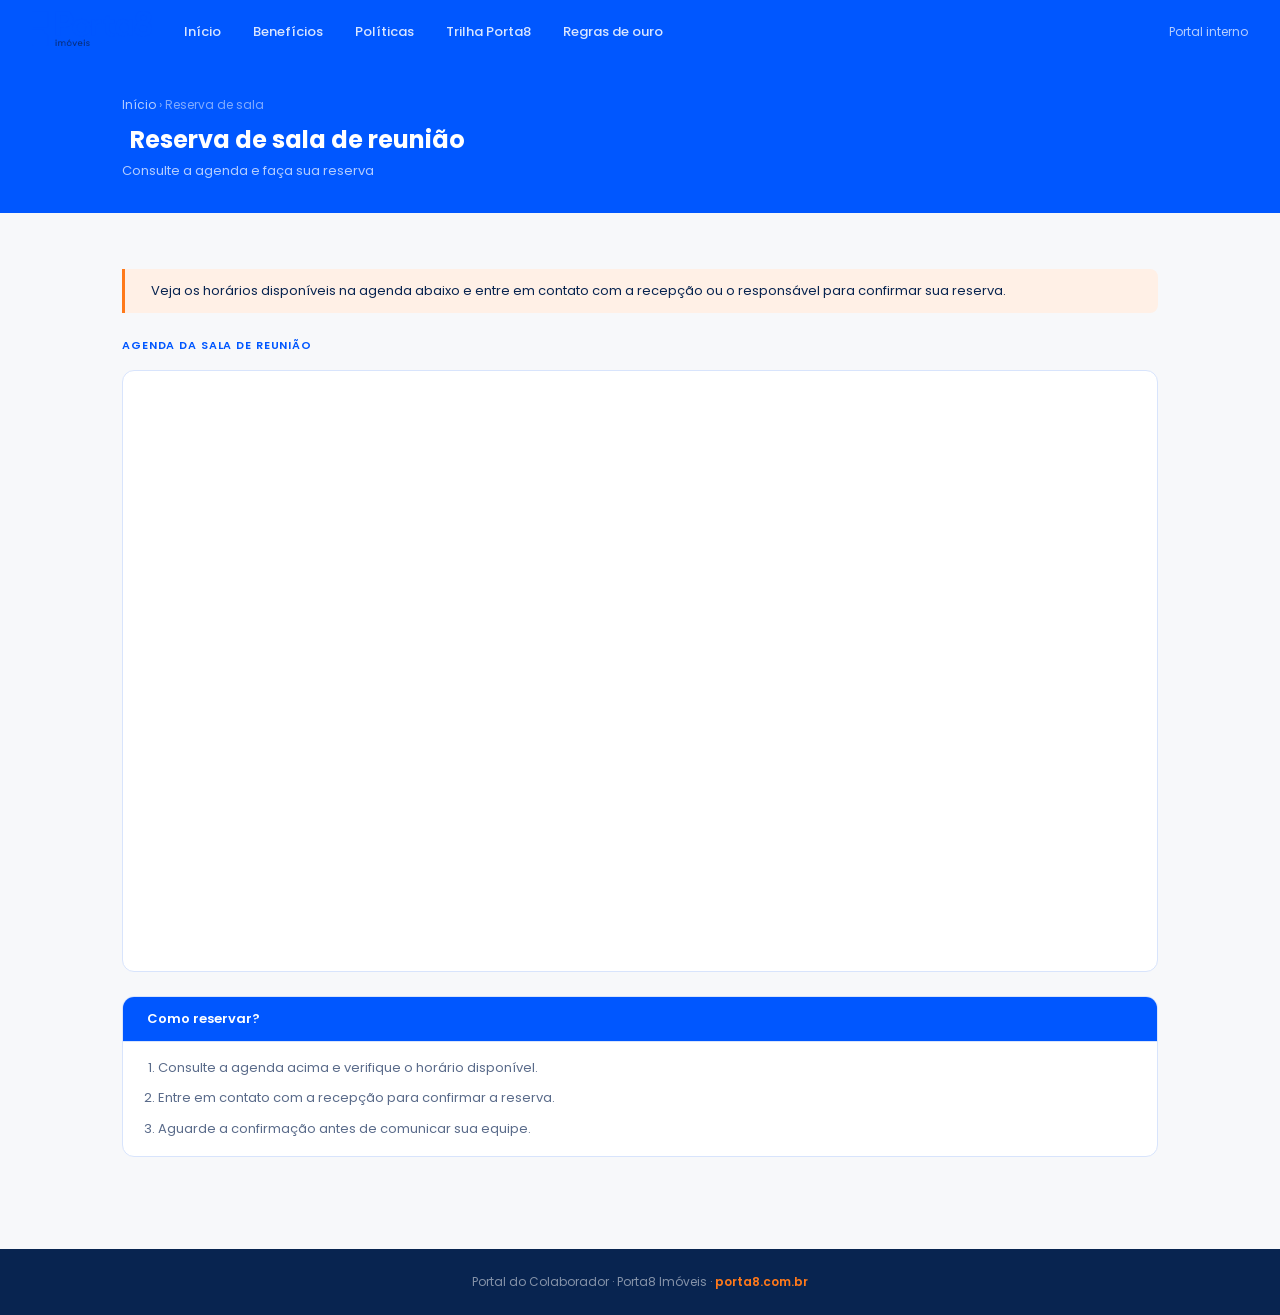
<file: pages/sala.html>
<!DOCTYPE html>
<html lang="pt-BR">
<head>
  <meta charset="UTF-8">
  <meta name="viewport" content="width=device-width, initial-scale=1.0">
  <title>Reserva de Sala · Portal Porta8</title>
  <link rel="stylesheet" href="../assets/style.css">
  <link href="https://fonts.googleapis.com/icon?family=Material+Icons" rel="stylesheet">
</head>
<body>

<nav class="nav">
  <a href="../index.html" class="nav-logo">
    <img src="../assets/logo.png" alt="Porta8 Imóveis">
  </a>
  <div class="nav-links">
    <a href="../index.html">Início</a>
    <a href="beneficios.html">Benefícios</a>
    <a href="politicas.html">Políticas</a>
    <a href="trilha.html">Trilha Porta8</a>
    <a href="regras.html">Regras de ouro</a>
  </div>
  <div class="nav-right">
    <span class="nav-label">Portal interno</span>
  </div>
</nav>

<div class="page-header">
  <div class="container" style="padding-top:0;padding-bottom:0;">
    <div class="breadcrumb"><a href="../index.html">Início</a> › Reserva de sala</div>
    <h1><i class="ti ti-door" style="margin-right:8px;"></i>Reserva de sala de reunião</h1>
    <p>Consulte a agenda e faça sua reserva</p>
  </div>
</div>

<div class="container" style="margin-top: 1.5rem;">

  <div class="aviso" style="margin-bottom: 1.5rem;">
    <i class="ti ti-info-circle aviso-icon"></i>
    <div class="aviso-text">
      Veja os horários disponíveis na agenda abaixo e entre em contato com a recepção ou o responsável para confirmar sua reserva.
    </div>
  </div>

  <div class="section-label">Agenda da sala de reunião</div>
  <div class="form-wrap" style="margin-bottom: 1.5rem;">
    <iframe src="https://calendar.google.com/calendar/embed?src=c_230bdd11909ce06ae7f8587dc6f9f22b5e318fcf93b2a4b8ca2d939b27a8e207%40group.calendar.google.com&ctz=America%2FSao_Paulo" style="border: 0; width: 100%; height: 600px;" frameborder="0" scrolling="no"></iframe>
  </div>

  <div class="widget">
    <div class="widget-header azul">
      <i class="ti ti-help-circle" style="font-size:16px;"></i>
      <span class="widget-title">Como reservar?</span>
    </div>
    <div class="widget-body">
      <ol style="padding-left: 1.2rem; display: flex; flex-direction: column; gap: 10px;">
        <li>Consulte a agenda acima e verifique o horário disponível.</li>
        <li>Entre em contato com a recepção para confirmar a reserva.</li>
        <li>Aguarde a confirmação antes de comunicar sua equipe.</li>
      </ol>
    </div>
  </div>

</div>

<div class="footer">
  Portal do Colaborador · Porta8 Imóveis · <a href="https://www.porta8.com.br" target="_blank">porta8.com.br</a>
</div>

</body>
</html>
</file>
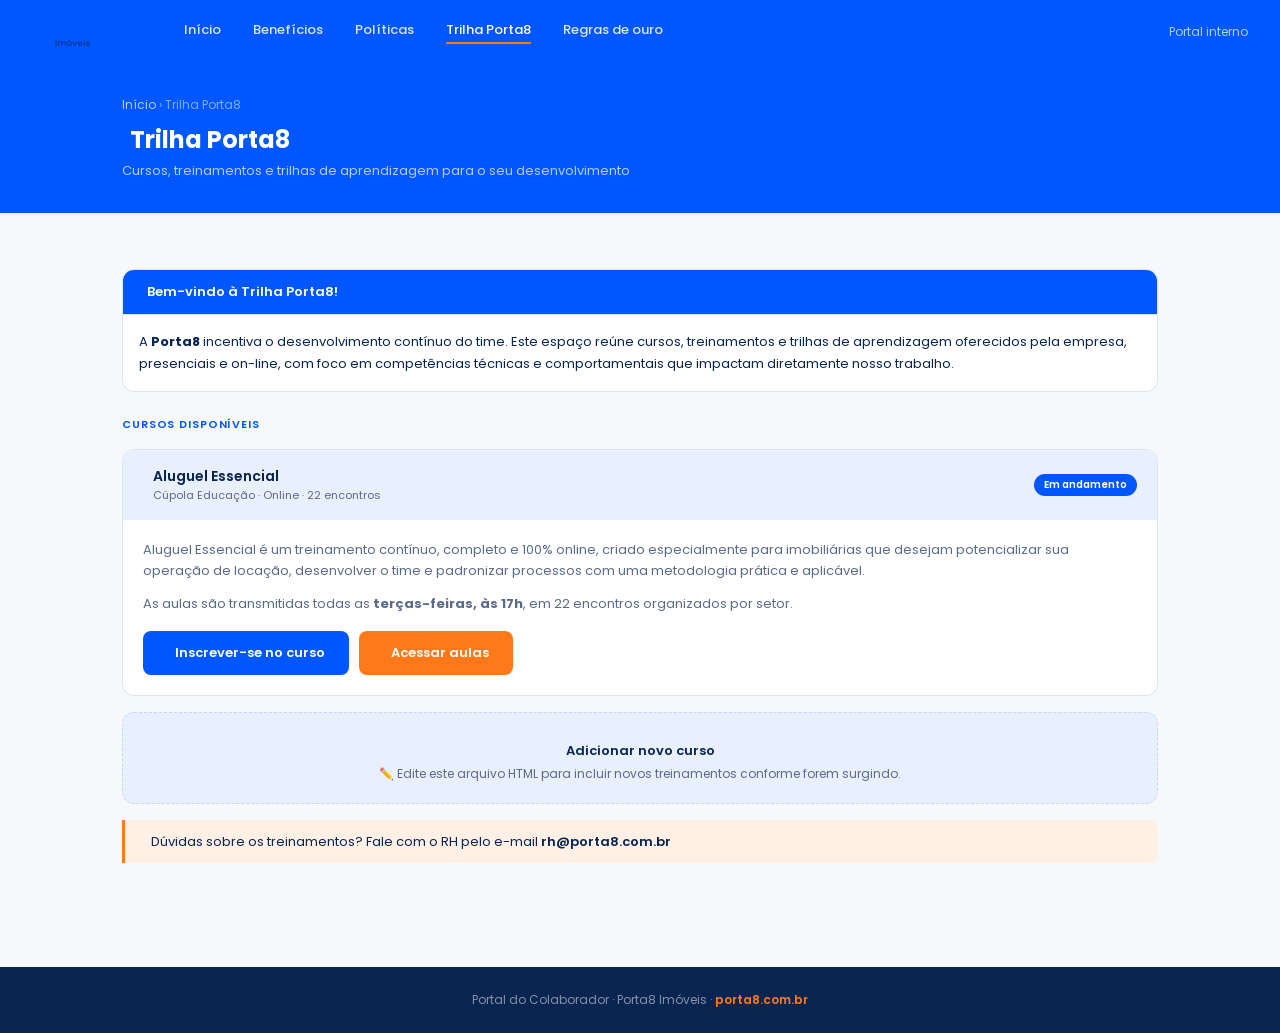
<file: pages/trilha.html>
<!DOCTYPE html>
<html lang="pt-BR">
<head>
  <meta charset="UTF-8">
  <meta name="viewport" content="width=device-width, initial-scale=1.0">
  <title>Trilha Porta8 · Portal</title>
  <link rel="stylesheet" href="../assets/style.css">
  <link href="https://fonts.googleapis.com/icon?family=Material+Icons" rel="stylesheet">
</head>
<body>

<nav class="nav">
  <a href="../index.html" class="nav-logo">
    <img src="../assets/logo.png" alt="Porta8 Imóveis">
  </a>
  <div class="nav-links">
    <a href="../index.html">Início</a>
    <a href="beneficios.html">Benefícios</a>
    <a href="politicas.html">Políticas</a>
    <a href="trilha.html" class="active">Trilha Porta8</a>
    <a href="regras.html">Regras de ouro</a>
  </div>
  <div class="nav-right">
    <span class="nav-label">Portal interno</span>
  </div>
</nav>

<div class="page-header">
  <div class="container" style="padding-top:0;padding-bottom:0;">
    <div class="breadcrumb"><a href="../index.html">Início</a> › Trilha Porta8</div>
    <h1><i class="ti ti-road" style="margin-right:8px;"></i>Trilha Porta8</h1>
    <p>Cursos, treinamentos e trilhas de aprendizagem para o seu desenvolvimento</p>
  </div>
</div>

<div class="container" style="margin-top: 1.5rem;">

  <div class="widget" style="margin-bottom: 1.5rem;">
    <div class="widget-header azul">
      <i class="ti ti-bulb" style="font-size:16px;"></i>
      <span class="widget-title">Bem-vindo à Trilha Porta8!</span>
    </div>
    <div class="widget-body">
      <p style="font-size: 13px; color: var(--marinho); line-height: 1.7;">
        A <strong>Porta8</strong> incentiva o desenvolvimento contínuo do time. Este espaço reúne cursos, treinamentos e trilhas de aprendizagem oferecidos pela empresa, presenciais e on-line, com foco em competências técnicas e comportamentais que impactam diretamente nosso trabalho.
      </p>
    </div>
  </div>

  <div class="section-label">Cursos disponíveis</div>

  <!-- ALUGUEL ESSENCIAL -->
  <div style="background:#fff; border-radius: var(--radius); border: 1px solid var(--borda); overflow: hidden; margin-bottom: 16px;">
    <div style="background: var(--azul-medio); padding: 1rem 1.25rem; display:flex; align-items:center; gap:10px;">
      <i class="ti ti-school" style="font-size:20px; color: var(--azul);"></i>
      <div>
        <div style="font-size:14px; font-weight:600; color: var(--marinho);">Aluguel Essencial</div>
        <div style="font-size:11px; color: var(--texto-secundario);">Cúpola Educação · Online · 22 encontros</div>
      </div>
      <span style="margin-left:auto; background: var(--azul); color:#fff; font-size:10px; font-weight:600; padding:3px 10px; border-radius:20px;">Em andamento</span>
    </div>
    <div style="padding: 1.25rem;">
      <p style="font-size: 13px; color: var(--texto-secundario); line-height: 1.6; margin-bottom: 12px;">
        Aluguel Essencial é um treinamento contínuo, completo e 100% online, criado especialmente para imobiliárias que desejam potencializar sua operação de locação, desenvolver o time e padronizar processos com uma metodologia prática e aplicável.
      </p>
      <p style="font-size: 13px; color: var(--texto-secundario); line-height: 1.6; margin-bottom: 16px;">
        As aulas são transmitidas todas as <strong>terças-feiras, às 17h</strong>, em 22 encontros organizados por setor.
      </p>
      <div style="display:flex; gap:10px; flex-wrap:wrap;">
        <a href="https://forms.gle/ph7i9CYJzYKeVYBl6" target="_blank" class="btn-primary" style="font-size:13px;">
          <i class="ti ti-pencil"></i> Inscrever-se no curso
        </a>
        <a href="https://www.youtube.com/@cupola" target="_blank" class="btn-laranja" style="font-size:13px;">
          <i class="ti ti-player-play"></i> Acessar aulas
        </a>
      </div>
    </div>
  </div>

  <!-- PLACEHOLDER PARA MAIS CURSOS -->
  <div style="background: var(--azul-medio); border-radius: var(--radius); border: 1px dashed var(--azul-claro); padding: 1.25rem; text-align:center; margin-bottom: 16px;">
    <i class="ti ti-plus" style="font-size:24px; color: var(--azul); margin-bottom:8px; display:block;"></i>
    <div style="font-size:13px; font-weight:600; color: var(--marinho); margin-bottom:4px;">Adicionar novo curso</div>
    <div style="font-size:12px; color: var(--texto-secundario);">✏️ Edite este arquivo HTML para incluir novos treinamentos conforme forem surgindo.</div>
  </div>

  <div class="aviso">
    <i class="ti ti-info-circle aviso-icon"></i>
    <div class="aviso-text">Dúvidas sobre os treinamentos? Fale com o RH pelo e-mail <strong>rh@porta8.com.br</strong></div>
  </div>

</div>

<div class="footer">
  Portal do Colaborador · Porta8 Imóveis · <a href="https://www.porta8.com.br" target="_blank">porta8.com.br</a>
</div>

</body>
</html>
</file>
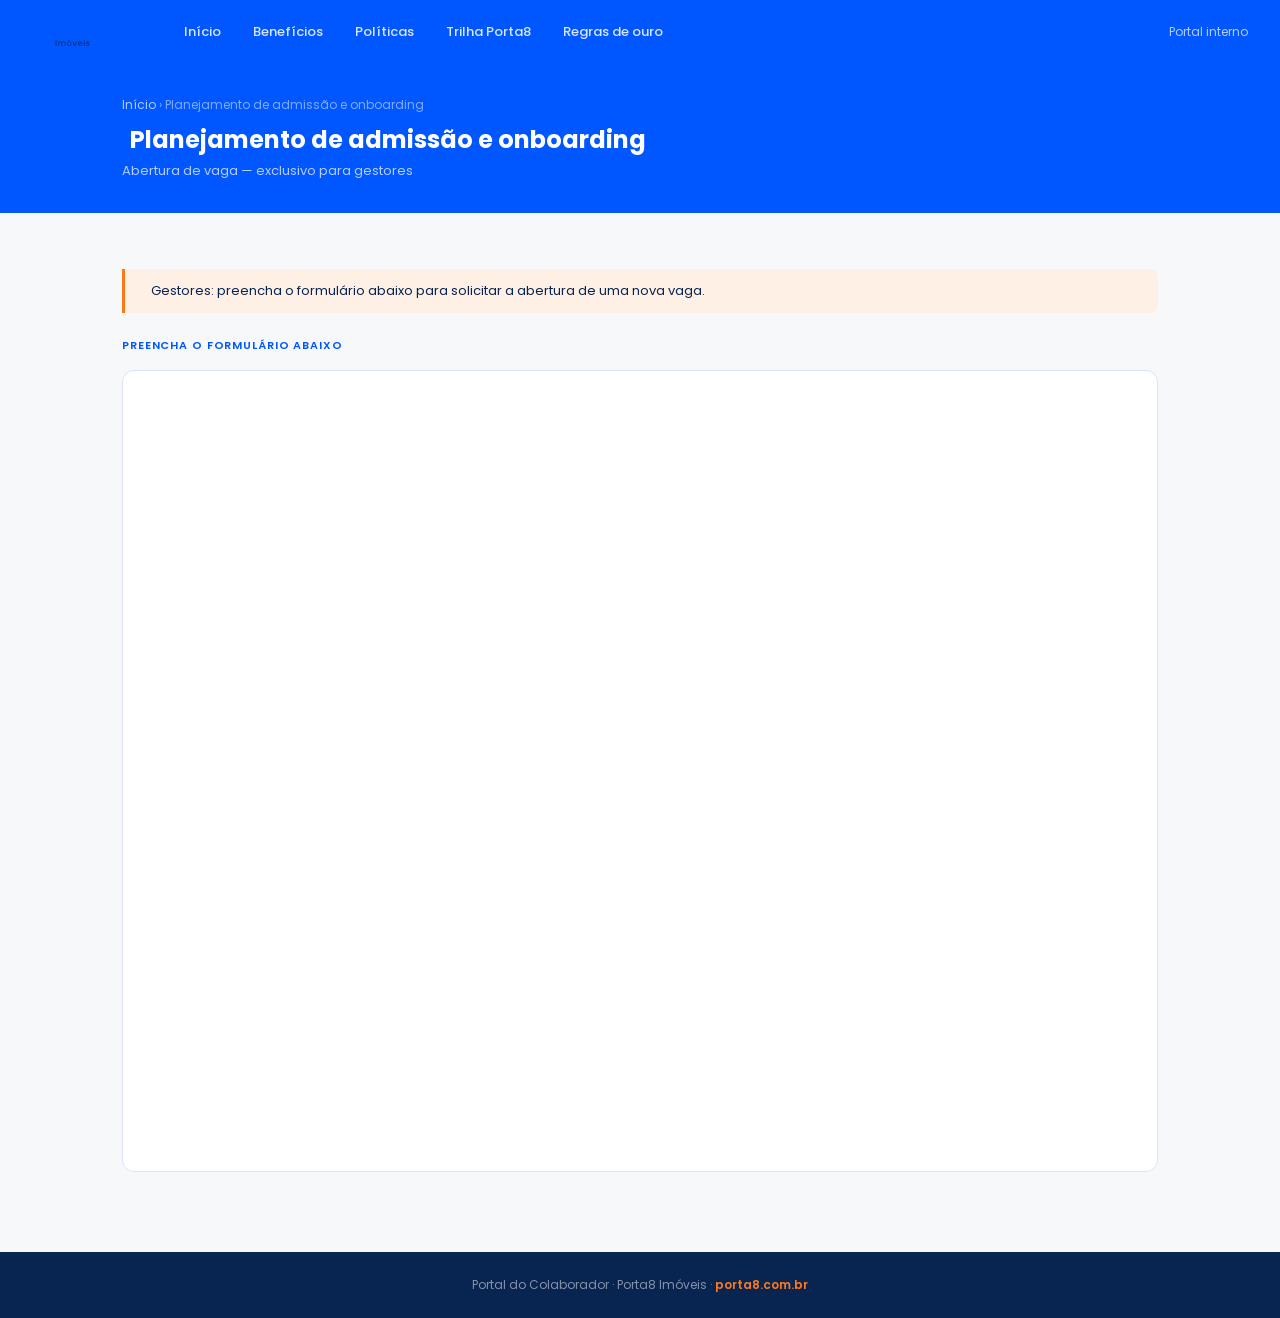
<file: pages/vaga.html>
<!DOCTYPE html>
<html lang="pt-BR">
<head>
  <meta charset="UTF-8">
  <meta name="viewport" content="width=device-width, initial-scale=1.0">
  <title>Planejamento de admissão e onboarding · Portal Porta8</title>
  <link rel="stylesheet" href="../assets/style.css">
  <link href="https://fonts.googleapis.com/icon?family=Material+Icons" rel="stylesheet">
</head>
<body>

<nav class="nav">
  <a href="../index.html" class="nav-logo">
    <img src="../assets/logo.png" alt="Porta8 Imóveis">
  </a>
  <div class="nav-links">
    <a href="../index.html">Início</a>
    <a href="beneficios.html">Benefícios</a>
    <a href="politicas.html">Políticas</a>
    <a href="trilha.html">Trilha Porta8</a>
    <a href="regras.html">Regras de ouro</a>
  </div>
  <div class="nav-right">
    <span class="nav-label">Portal interno</span>
  </div>
</nav>

<div class="page-header">
  <div class="container" style="padding-top:0;padding-bottom:0;">
    <div class="breadcrumb"><a href="../index.html">Início</a> › Planejamento de admissão e onboarding</div>
    <h1><i class="ti ti-users" style="margin-right:8px;"></i>Planejamento de admissão e onboarding</h1>
    <p>Abertura de vaga — exclusivo para gestores</p>
  </div>
</div>

<div class="container" style="margin-top: 1.5rem;">

  <div class="aviso" style="margin-bottom: 1.5rem;">
    <i class="ti ti-info-circle aviso-icon"></i>
    <div class="aviso-text">Gestores: preencha o formulário abaixo para solicitar a abertura de uma nova vaga.</div>
  </div>

  <div class="section-label">Preencha o formulário abaixo</div>
  <div class="form-wrap">
    <iframe src="https://docs.google.com/forms/d/e/1FAIpQLSd9FgUr7HpKIfbkRyI-CR7VyzuELOjJkTot2ZR00keMDR7l-Q/viewform?embedded=true" width="100%" height="800" frameborder="0" marginheight="0" marginwidth="0">Carregando…</iframe>
  </div>

</div>

<div class="footer">
  Portal do Colaborador · Porta8 Imóveis · <a href="https://www.porta8.com.br" target="_blank">porta8.com.br</a>
</div>

</body>
</html>
</file>
<file: assets/style.css>
@import url('https://fonts.googleapis.com/css2?family=Poppins:wght@400;500;600;700&display=swap');

*, *::before, *::after { box-sizing: border-box; margin: 0; padding: 0; }

:root {
  --azul: #0057FF;
  --laranja: #FF791A;
  --marinho: #082450;
  --cinza-claro: #F7F8FA;
  --azul-claro: #C6D7FB;
  --azul-medio: #E8EFFD;
  --laranja-claro: #FFF0E6;
  --texto: #082450;
  --texto-secundario: #5A6B8A;
  --borda: #D8E4FC;
  --radius: 12px;
  --radius-sm: 8px;
}

body {
  font-family: 'Poppins', sans-serif;
  background: var(--cinza-claro);
  color: var(--texto);
  min-height: 100vh;
}

/* NAV */
.nav {
  background: var(--azul);
  padding: 0 2rem;
  display: flex;
  align-items: center;
  justify-content: flex-start;
  gap: 2rem;
  height: 64px;
  position: sticky;
  top: 0;
  z-index: 100;
}

.nav-logo img { height: 36px; max-width: 120px; object-fit: contain; }

.nav-links { display: flex; gap: 2rem; }
.nav-links a {
  color: rgba(255,255,255,0.85);
  text-decoration: none;
  font-size: 13px;
  font-weight: 500;
  transition: color 0.2s;
}
.nav-links a:hover { color: #fff; }
.nav-links a.active { color: #fff; border-bottom: 2px solid var(--laranja); padding-bottom: 2px; }

.nav-right { display: flex; align-items: center; gap: 12px; margin-left: auto; }
.nav-label { color: rgba(255,255,255,0.7); font-size: 12px; }

/* HERO */
.hero {
  background: var(--azul);
  padding: 1.5rem 2rem;
  color: #fff;
}
.hero-eyebrow { color: var(--laranja); font-size: 12px; font-weight: 600; text-transform: uppercase; letter-spacing: 0.08em; margin-bottom: 8px; }
.hero-title { font-size: 2rem; font-weight: 700; line-height: 1.25; margin-bottom: 8px; }
.hero-sub { color: rgba(255,255,255,0.7); font-size: 14px; }

/* CARDS RÁPIDOS */
.quick-bar {
  background: var(--marinho);
  padding: 0.5rem 2rem;
  display: flex;
  gap: 10px;
  flex-wrap: wrap;
}
.quick-btn {
  background: rgba(255,255,255,0.1);
  color: #fff;
  border: 1px solid rgba(255,255,255,0.2);
  border-radius: 20px;
  padding: 6px 16px;
  font-size: 12px;
  font-weight: 600;
  font-family: 'Poppins', sans-serif;
  cursor: pointer;
  text-decoration: none;
  transition: background 0.2s;
  display: inline-flex;
  align-items: center;
  gap: 6px;
}
.quick-btn:hover { background: rgba(255,255,255,0.2); }
.quick-btn.destaque { background: var(--laranja); border-color: var(--laranja); }

/* CONTENT */
.container { max-width: 1100px; margin: 0 auto; padding: 2rem; }

.section-label {
  font-size: 11px;
  font-weight: 600;
  color: var(--azul);
  text-transform: uppercase;
  letter-spacing: 0.08em;
  margin-bottom: 1rem;
}

/* GRID DE CARDS */
.cards-grid {
  display: grid;
  grid-template-columns: repeat(auto-fill, minmax(200px, 1fr));
  gap: 12px;
  margin-bottom: 2rem;
}

.card {
  background: #fff;
  border-radius: var(--radius);
  border: 1px solid var(--borda);
  padding: 1.25rem;
  text-decoration: none;
  color: var(--texto);
  display: flex;
  flex-direction: column;
  align-items: center;
  text-align: center;
  gap: 10px;
  transition: border-color 0.2s, transform 0.15s;
  cursor: pointer;
}
.card:hover { border-color: var(--azul); transform: translateY(-2px); }

.card-icon {
  width: 56px;
  height: 56px;
  border-radius: 12px;
  display: flex;
  align-items: center;
  justify-content: center;
  font-size: 28px;
  margin-bottom: 4px;
}
.card-icon .material-icons { font-size: 28px; }
.card-icon.azul { background: var(--azul-medio); color: var(--azul); }
.card-icon.laranja { background: var(--laranja-claro); color: var(--laranja); }
.card-icon.marinho { background: #EAF0FA; color: var(--marinho); }
.card-icon.verde { background: #EAF3DE; color: #3B6D11; }

.card-title { font-size: 14px; font-weight: 600; color: var(--marinho); line-height: 1.3; }
.card-desc { font-size: 12px; color: var(--texto-secundario); line-height: 1.5; }
.card-badge {
  display: inline-flex;
  align-items: center;
  gap: 4px;
  font-size: 10px;
  font-weight: 600;
  color: var(--laranja);
  margin-top: auto;
}

/* AVISO */
.aviso {
  background: var(--laranja-claro);
  border-left: 3px solid var(--laranja);
  border-radius: 0 var(--radius-sm) var(--radius-sm) 0;
  padding: 12px 16px;
  margin-bottom: 1.5rem;
  display: flex;
  align-items: flex-start;
  gap: 10px;
}
.aviso-icon { color: var(--laranja); font-size: 18px; margin-top: 1px; flex-shrink: 0; }
.aviso-text { font-size: 13px; color: var(--marinho); line-height: 1.5; }
.aviso-text strong { font-weight: 600; }

/* DIVIDER */
.divider { height: 1px; background: var(--borda); margin: 1.5rem 0; }

/* WIDGET */
.widget {
  background: #fff;
  border-radius: var(--radius);
  border: 1px solid var(--borda);
  overflow: hidden;
  margin-bottom: 12px;
}
.widget-header {
  padding: 12px 16px;
  display: flex;
  align-items: center;
  gap: 8px;
  border-bottom: 1px solid var(--borda);
}
.widget-header.azul { background: var(--azul); color: #fff; }
.widget-header.laranja { background: var(--laranja); color: #fff; }
.widget-header.marinho { background: var(--marinho); color: #fff; }
.widget-title { font-size: 13px; font-weight: 600; }
.widget-body { padding: 16px; font-size: 13px; color: var(--texto-secundario); line-height: 1.6; }

/* ANIVERSARIANTES */
.aniv-list { display: flex; flex-direction: column; gap: 10px; }
.aniv-item { display: flex; align-items: center; gap: 10px; }
.aniv-avatar {
  width: 36px; height: 36px; border-radius: 50%;
  background: var(--azul-medio); color: var(--azul);
  display: flex; align-items: center; justify-content: center;
  font-size: 12px; font-weight: 700; flex-shrink: 0;
}
.aniv-info { flex: 1; }
.aniv-nome { font-size: 13px; font-weight: 600; color: var(--marinho); }
.aniv-data { font-size: 11px; color: var(--texto-secundario); }
.aniv-bolo { font-size: 18px; }

/* RECADO */
.recado-item {
  padding: 10px 0;
  border-bottom: 1px solid var(--borda);
  font-size: 13px;
  color: var(--texto);
  line-height: 1.5;
}
.recado-item:last-child { border-bottom: none; padding-bottom: 0; }
.recado-data { font-size: 11px; color: var(--texto-secundario); margin-top: 2px; }

/* FOOTER */
.footer {
  background: var(--marinho);
  color: rgba(255,255,255,0.5);
  text-align: center;
  padding: 1.5rem;
  font-size: 12px;
  margin-top: 3rem;
}
.footer a { color: var(--laranja); text-decoration: none; font-weight: 600; }

/* PAGE HEADER */
.page-header {
  background: var(--azul);
  padding: 2rem;
  color: #fff;
}
.page-header h1 { font-size: 1.5rem; font-weight: 700; margin-bottom: 4px; }
.page-header p { color: rgba(255,255,255,0.7); font-size: 13px; }
.breadcrumb { font-size: 12px; color: rgba(255,255,255,0.5); margin-bottom: 8px; }
.breadcrumb a { color: rgba(255,255,255,0.7); text-decoration: none; }
.breadcrumb a:hover { color: #fff; }

/* FORM EMBED */
.form-wrap {
  background: #fff;
  border-radius: var(--radius);
  border: 1px solid var(--borda);
  overflow: hidden;
}
.form-wrap iframe { display: block; width: 100%; border: none; }

/* POLITICAS */
.politica-item {
  background: #fff;
  border-radius: var(--radius);
  border: 1px solid var(--borda);
  padding: 1.25rem;
  margin-bottom: 10px;
  display: flex;
  align-items: center;
  gap: 14px;
  text-decoration: none;
  color: var(--texto);
  transition: border-color 0.2s;
}
.politica-item:hover { border-color: var(--azul); }
.politica-icon { color: var(--azul); font-size: 24px; flex-shrink: 0; }
.politica-title { font-size: 14px; font-weight: 600; color: var(--marinho); }
.politica-desc { font-size: 12px; color: var(--texto-secundario); margin-top: 2px; }

/* BENEFICIO */
.beneficio-card {
  background: #fff;
  border-radius: var(--radius);
  border: 1px solid var(--borda);
  padding: 1.5rem;
  display: flex;
  gap: 16px;
  align-items: flex-start;
  margin-bottom: 12px;
}
.beneficio-icon {
  width: 48px; height: 48px;
  border-radius: 12px;
  background: var(--azul-medio);
  color: var(--azul);
  display: flex; align-items: center; justify-content: center;
  font-size: 22px;
  flex-shrink: 0;
}
.beneficio-icon.laranja { background: var(--laranja-claro); color: var(--laranja); }
.beneficio-title { font-size: 15px; font-weight: 600; color: var(--marinho); margin-bottom: 4px; }
.beneficio-text { font-size: 13px; color: var(--texto-secundario); line-height: 1.6; }

/* REGRAS */
.regra-item {
  background: #fff;
  border-radius: var(--radius);
  border: 1px solid var(--borda);
  padding: 1.25rem 1.5rem;
  margin-bottom: 10px;
  display: flex;
  gap: 14px;
  align-items: flex-start;
}
.regra-num {
  min-width: 32px; height: 32px;
  background: var(--azul);
  color: #fff;
  border-radius: 50%;
  display: flex; align-items: center; justify-content: center;
  font-size: 13px;
  font-weight: 700;
  flex-shrink: 0;
}
.regra-title { font-size: 14px; font-weight: 600; color: var(--marinho); margin-bottom: 4px; }
.regra-text { font-size: 13px; color: var(--texto-secundario); line-height: 1.6; }

/* TRILHA */
.curso-card {
  background: #fff;
  border-radius: var(--radius);
  border: 1px solid var(--borda);
  padding: 1.25rem;
  display: flex;
  gap: 14px;
  align-items: center;
  text-decoration: none;
  color: var(--texto);
  margin-bottom: 10px;
  transition: border-color 0.2s;
}
.curso-card:hover { border-color: var(--azul); }
.curso-icon { color: var(--azul); font-size: 22px; flex-shrink: 0; }
.curso-title { font-size: 14px; font-weight: 600; color: var(--marinho); }
.curso-plataforma { font-size: 12px; color: var(--texto-secundario); }
.curso-arrow { margin-left: auto; color: var(--azul); font-size: 18px; }

/* HOLERITE */
.holerite-info {
  background: var(--azul-medio);
  border-radius: var(--radius);
  padding: 1.5rem;
  margin-bottom: 1.5rem;
  display: flex;
  gap: 14px;
  align-items: flex-start;
}
.holerite-icon { color: var(--azul); font-size: 28px; flex-shrink: 0; }
.holerite-title { font-size: 15px; font-weight: 600; color: var(--marinho); margin-bottom: 4px; }
.holerite-text { font-size: 13px; color: var(--texto-secundario); line-height: 1.6; }

.btn-primary {
  background: var(--azul);
  color: #fff;
  border: none;
  border-radius: var(--radius-sm);
  padding: 12px 24px;
  font-size: 14px;
  font-weight: 600;
  font-family: 'Poppins', sans-serif;
  cursor: pointer;
  text-decoration: none;
  display: inline-flex;
  align-items: center;
  gap: 8px;
  transition: opacity 0.2s;
}
.btn-primary:hover { opacity: 0.9; }

.btn-laranja {
  background: var(--laranja);
  color: #fff;
  border: none;
  border-radius: var(--radius-sm);
  padding: 12px 24px;
  font-size: 14px;
  font-weight: 600;
  font-family: 'Poppins', sans-serif;
  cursor: pointer;
  text-decoration: none;
  display: inline-flex;
  align-items: center;
  gap: 8px;
  transition: opacity 0.2s;
}
.btn-laranja:hover { opacity: 0.9; }

/* SIDEBAR LAYOUT */
.layout-2col { display: grid; grid-template-columns: 1fr 320px; gap: 1.5rem; align-items: start; }
@media (max-width: 768px) { .layout-2col { grid-template-columns: 1fr; } .nav-links { display: none; } }
</file>
